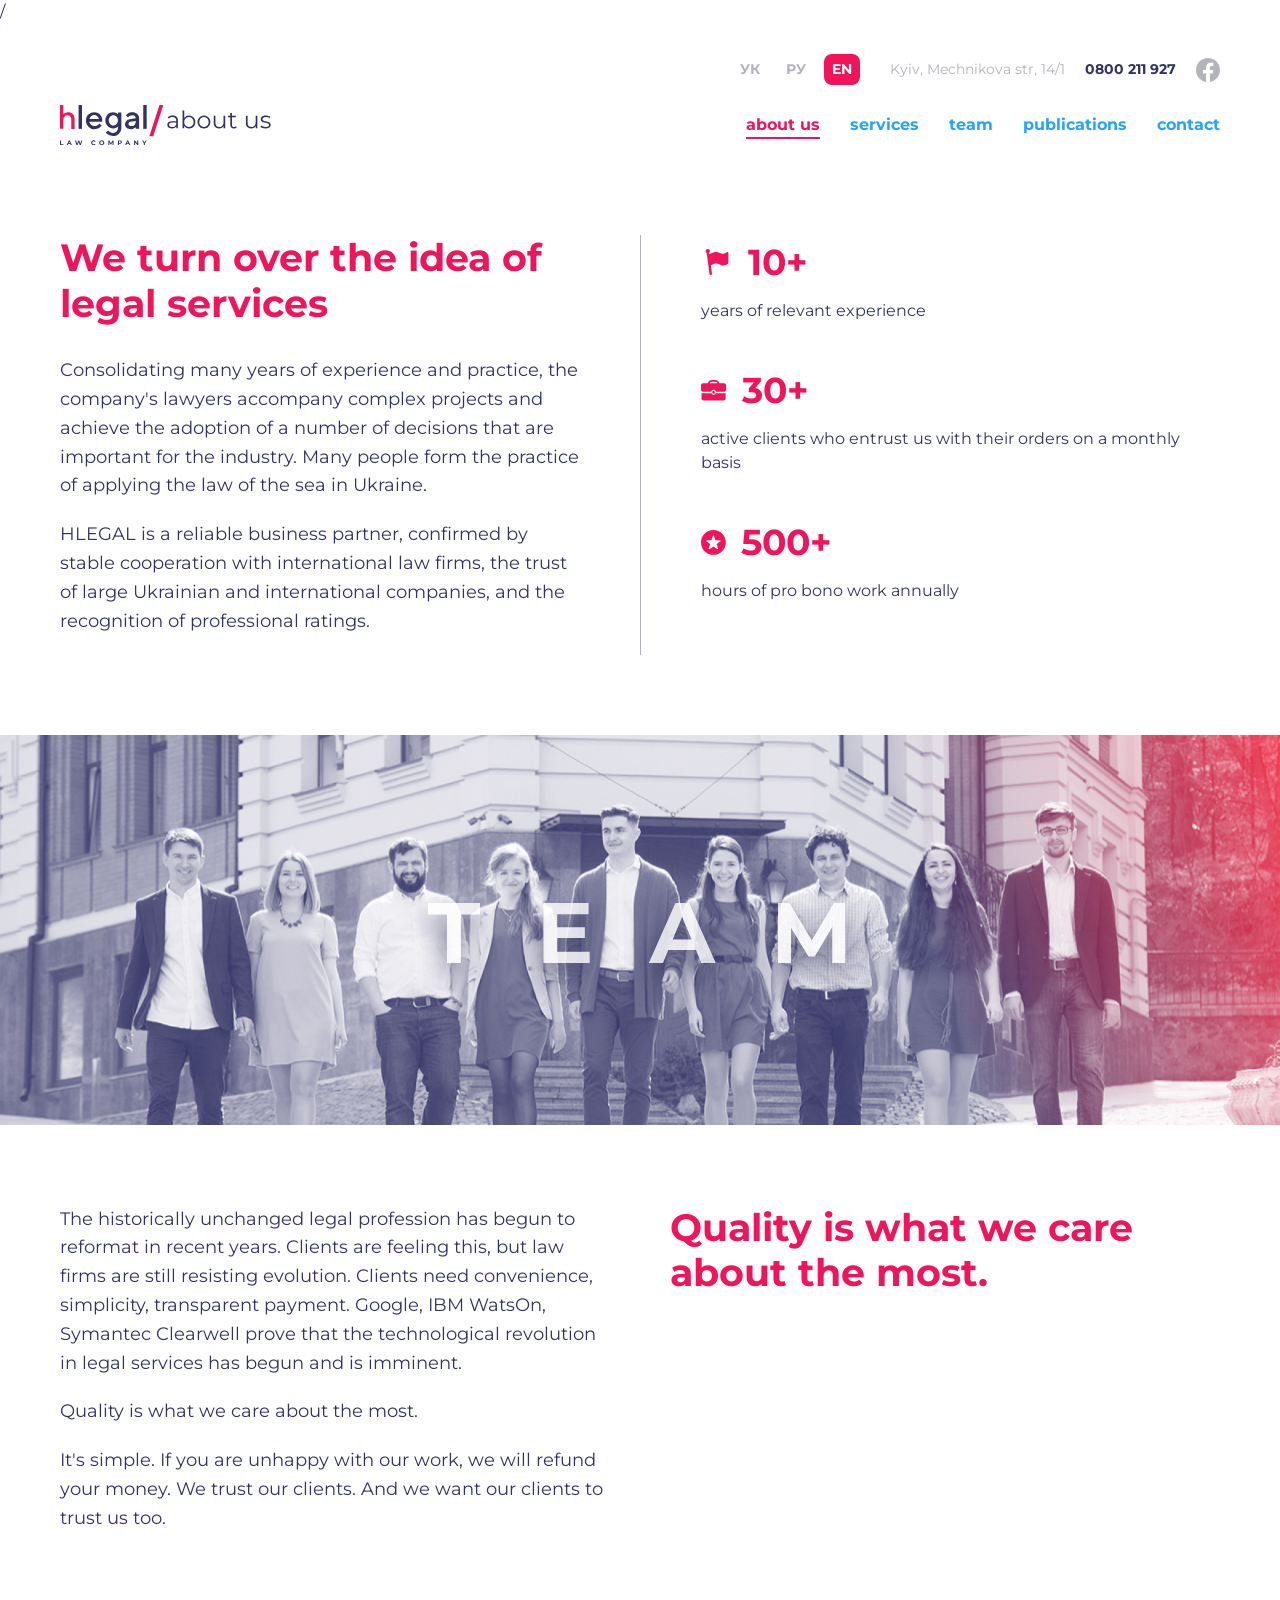
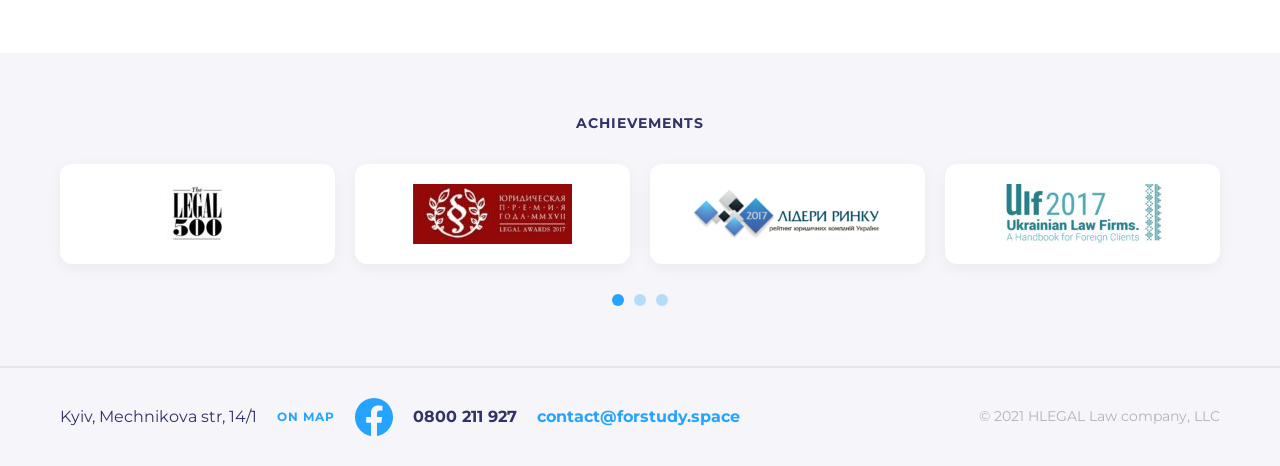
<file: index.html>
<!DOCTYPE html>
<html lang="en">
<head>
    <meta charset="UTF-8">
    <meta name="viewport" content="width=device-width, initial-scale=1.0">
    <title>HLEGAL - About Us</title>
    <link rel="preconnect" href="https://fonts.googleapis.com">
    <link rel="preconnect" href="https://fonts.gstatic.com" crossorigin>
    <link href="https://fonts.googleapis.com/css2?family=Montserrat:wght@400;700&display=swap" rel="stylesheet">
    <link rel="stylesheet" href="scss/style.css">
</head>
<body>/
    <header class="header">
        <div class="container">
            <div class="header__top">
                <div class="header__lang">
                    <a href="#" class="header__lang-item">УК</a>
                    <a href="#" class="header__lang-item">РУ</a>
                    <a href="#" class="header__lang-item header__lang-item--active">EN</a>
                </div>
                <div class="header__contacts">
                    <span class="header__address">Kyiv, Mechnikova str, 14/1</span>
                    <a href="tel:0800211927" class="header__phone">0800 211 927</a>
                    <a href="#" class="header__social"><img src="assets/facebook.svg" alt="Facebook"></a>
                </div>
            </div>
            <div class="header__bottom">
                <a href="index.html" class="header__logo">
                    <img src="assets/logo.svg" alt="Hlegal">
                    <span class="header__page-name"></span>
                </a>
                <nav class="nav">
                    <ul class="nav__list">
                        <li class="nav__item"><a href="index.html" class="nav__link nav__link--active">about us</a></li>
                        <li class="nav__item"><a href="#" class="nav__link">services</a></li>
                        <li class="nav__item"><a href="team.html" class="nav__link">team</a></li>
                        <li class="nav__item"><a href="#" class="nav__link">publications</a></li>
                        <li class="nav__item"><a href="#" class="nav__link">contact</a></li>
                    </ul>
                </nav>
            </div>
        </div>
    </header>

    <main>
        <section class="about-hero container">
            <div class="about-hero__content">
                <h1 class="about-hero__title">We turn over the idea of legal services</h1>
                <p class="about-hero__text">Consolidating many years of experience and practice, the company's lawyers accompany complex projects and achieve the adoption of a number of decisions that are important for the industry. Many people form the practice of applying the law of the sea in Ukraine.</p>
                <p class="about-hero__text">HLEGAL is a reliable business partner, confirmed by stable cooperation with international law firms, the trust of large Ukrainian and international companies, and the recognition of professional ratings.</p>
            </div>
            <div class="about-hero__stats">
                <div class="stat-item">
                    <div class="stat-item__header">
                        <img src="assets/experience.svg" alt="icon">
                        <span class="stat-item__number">10+</span>
                    </div>
                    <p class="stat-item__desc">years of relevant experience</p>
                </div>
                <div class="stat-item">
                    <div class="stat-item__header">
                        <img src="assets/group.svg" alt="icon">
                        <span class="stat-item__number">30+</span>
                    </div>
                    <p class="stat-item__desc">active clients who entrust us with their orders on a monthly basis</p>
                </div>
                <div class="stat-item">
                    <div class="stat-item__header">
                        <img src="assets/star.svg" alt="icon">
                        <span class="stat-item__number">500+</span>
                    </div>
                    <p class="stat-item__desc">hours of pro bono work annually</p>
                </div>
            </div>
        </section>

        <section class="banner">
            <img src="assets/team.svg" alt="Team" class="banner__img">
        </section>

        <section class="quality container">
            <div class="quality__content">
                <p class="quality__text">The historically unchanged legal profession has begun to reformat in recent years. Clients are feeling this, but law firms are still resisting evolution. Clients need convenience, simplicity, transparent payment. Google, IBM WatsOn, Symantec Clearwell prove that the technological revolution in legal services has begun and is imminent.</p>
                <p class="quality__text">Quality is what we care about the most.</p>
                <p class="quality__text">It's simple. If you are unhappy with our work, we will refund your money. We trust our clients. And we want our clients to trust us too.</p>
            </div>
            <div class="quality__title-wrapper">
                <h2 class="quality__title">Quality is what we care about the most.</h2>
            </div>
        </section>

        <section class="achievements">
            <div class="container">
                <h3 class="achievements__title">ACHIEVEMENTS</h3>
                <div class="achievements__grid">
                    <div class="achievements__item"><img src="assets/legal500.svg" alt="Legal 500"></div>
                    <div class="achievements__item"><img src="assets/image2.svg" alt="Achievement 2"></div>
                    <div class="achievements__item"><img src="assets/image3.svg" alt="Achievement 3"></div>
                    <div class="achievements__item"><img src="assets/image4.svg" alt="Achievement 4"></div>
                </div>
                <div class="achievements__dots">
                    <span class="dot dot--active"></span>
                    <span class="dot"></span>
                    <span class="dot"></span>
                </div>
            </div>
        </section>
    </main>

    <footer class="footer">
        <div class="container footer__inner">
            <div class="footer__left">
                <span class="footer__address">Kyiv, Mechnikova str, 14/1</span>
                <a href="#" class="footer__map-link">ON MAP</a>
                <div class="footer__contacts">
                    <a href="#" class="footer__social"><img src="assets/facebook2.svg" alt="Facebook"></a>
                    <a href="tel:0800211927" class="footer__phone">0800 211 927</a>
                    <a href="mailto:contact@forstudy.space" class="footer__email">contact@forstudy.space</a>
                </div>
            </div>
            <div class="footer__right">
                <p class="footer__copy">© 2021 HLEGAL Law company, LLC</p>
            </div>
        </div>
    </footer>
</body>
</html>
</file>
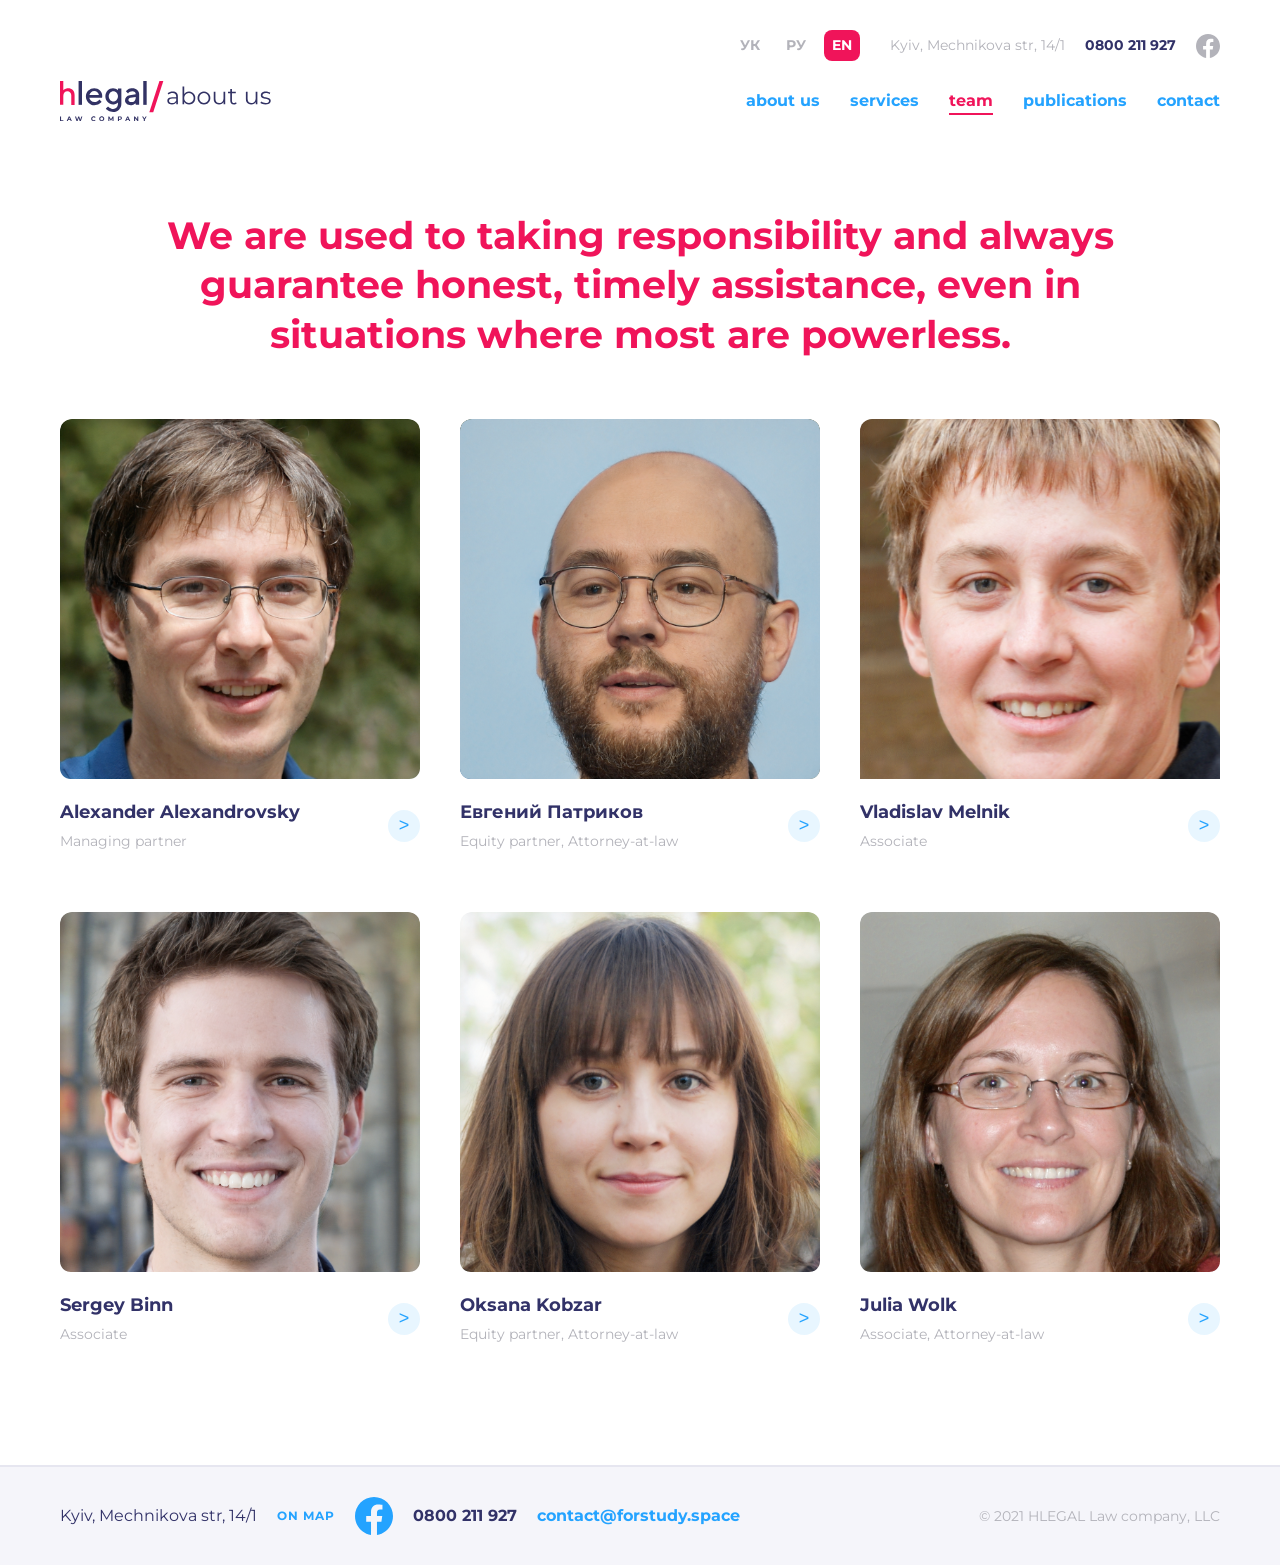
<file: team.html>
<!DOCTYPE html>
<html lang="en">
<head>
    <meta charset="UTF-8">
    <meta name="viewport" content="width=device-width, initial-scale=1.0">
    <title>HLEGAL - Team</title>
    <link rel="preconnect" href="https://fonts.googleapis.com">
    <link rel="preconnect" href="https://fonts.gstatic.com" crossorigin>
    <link href="https://fonts.googleapis.com/css2?family=Montserrat:wght@400;700&display=swap" rel="stylesheet">
    <link rel="stylesheet" href="scss/style.css">
</head>
<body>
    <header class="header">
        <div class="container">
            <div class="header__top">
                <div class="header__lang">
                    <a href="#" class="header__lang-item">УК</a>
                    <a href="#" class="header__lang-item">РУ</a>
                    <a href="#" class="header__lang-item header__lang-item--active">EN</a>
                </div>
                <div class="header__contacts">
                    <span class="header__address">Kyiv, Mechnikova str, 14/1</span>
                    <a href="tel:0800211927" class="header__phone">0800 211 927</a>
                    <a href="#" class="header__social"><img src="assets/facebook.svg" alt="Facebook"></a>
                </div>
            </div>
            <div class="header__bottom">
                <a href="index.html" class="header__logo">
                    <img src="assets/logo.svg" alt="Hlegal">
                    <span class="header__page-name"></span>
                </a>
                <nav class="nav">
                    <ul class="nav__list">
                        <li class="nav__item"><a href="index.html" class="nav__link">about us</a></li>
                        <li class="nav__item"><a href="#" class="nav__link">services</a></li>
                        <li class="nav__item"><a href="team.html" class="nav__link nav__link--active">team</a></li>
                        <li class="nav__item"><a href="#" class="nav__link">publications</a></li>
                        <li class="nav__item"><a href="#" class="nav__link">contact</a></li>
                    </ul>
                </nav>
            </div>
        </div>
    </header>

    <main class="team-page">
        <section class="container">
            <h1 class="team-page__title">We are used to taking responsibility and always guarantee honest, timely assistance, even in situations where most are powerless.</h1>
            
            <div class="team-grid">
                <div class="team-card">
                    <div class="team-card__img-wrapper">
                        <img src="assets/face1.svg" alt="Alexander Alexandrovsky" class="team-card__img">
                    </div>
                    <div class="team-card__info">
                        <div class="team-card__text">
                            <h3 class="team-card__name">Alexander Alexandrovsky</h3>
                            <p class="team-card__role">Managing partner</p>
                        </div>
                        <button class="team-card__btn">></button>
                    </div>
                </div>
                <div class="team-card">
                    <div class="team-card__img-wrapper">
                        <img src="assets/face2.svg" alt="Evgeny Patrikov" class="team-card__img">
                    </div>
                    <div class="team-card__info">
                        <div class="team-card__text">
                            <h3 class="team-card__name">Евгений Патриков</h3>
                            <p class="team-card__role">Equity partner, Attorney-at-law</p>
                        </div>
                        <button class="team-card__btn">></button>
                    </div>
                </div>
                <div class="team-card">
                    <div class="team-card__img-wrapper">
                        <img src="assets/face3.svg" alt="Vladislav Melnik" class="team-card__img">
                    </div>
                    <div class="team-card__info">
                        <div class="team-card__text">
                            <h3 class="team-card__name">Vladislav Melnik</h3>
                            <p class="team-card__role">Associate</p>
                        </div>
                        <button class="team-card__btn">></button>
                    </div>
                </div>
                <div class="team-card">
                    <div class="team-card__img-wrapper">
                        <img src="assets/face4.svg" alt="Sergey Binn" class="team-card__img">
                    </div>
                    <div class="team-card__info">
                        <div class="team-card__text">
                            <h3 class="team-card__name">Sergey Binn</h3>
                            <p class="team-card__role">Associate</p>
                        </div>
                        <button class="team-card__btn">></button>
                    </div>
                </div>
                <div class="team-card">
                    <div class="team-card__img-wrapper">
                        <img src="assets/face5.svg" alt="Oksana Kobzar" class="team-card__img">
                    </div>
                    <div class="team-card__info">
                        <div class="team-card__text">
                            <h3 class="team-card__name">Oksana Kobzar</h3>
                            <p class="team-card__role">Equity partner, Attorney-at-law</p>
                        </div>
                        <button class="team-card__btn">></button>
                    </div>
                </div>
                <div class="team-card">
                    <div class="team-card__img-wrapper">
                        <img src="assets/face6.svg" alt="Julia Wolk" class="team-card__img">
                    </div>
                    <div class="team-card__info">
                        <div class="team-card__text">
                            <h3 class="team-card__name">Julia Wolk</h3>
                            <p class="team-card__role">Associate, Attorney-at-law</p>
                        </div>
                        <button class="team-card__btn">></button>
                    </div>
                </div>
            </div>
        </section>
    </main>

    <footer class="footer">
        <div class="container footer__inner">
            <div class="footer__left">
                <span class="footer__address">Kyiv, Mechnikova str, 14/1</span>
                <a href="#" class="footer__map-link">ON MAP</a>
                <div class="footer__contacts">
                    <a href="#" class="footer__social"><img src="assets/facebook2.svg" alt="Facebook"></a>
                    <a href="tel:0800211927" class="footer__phone">0800 211 927</a>
                    <a href="mailto:contact@forstudy.space" class="footer__email">contact@forstudy.space</a>
                </div>
            </div>
            <div class="footer__right">
                <p class="footer__copy">© 2021 HLEGAL Law company, LLC</p>
            </div>
        </div>
    </footer>
</body>
</html>
</file>
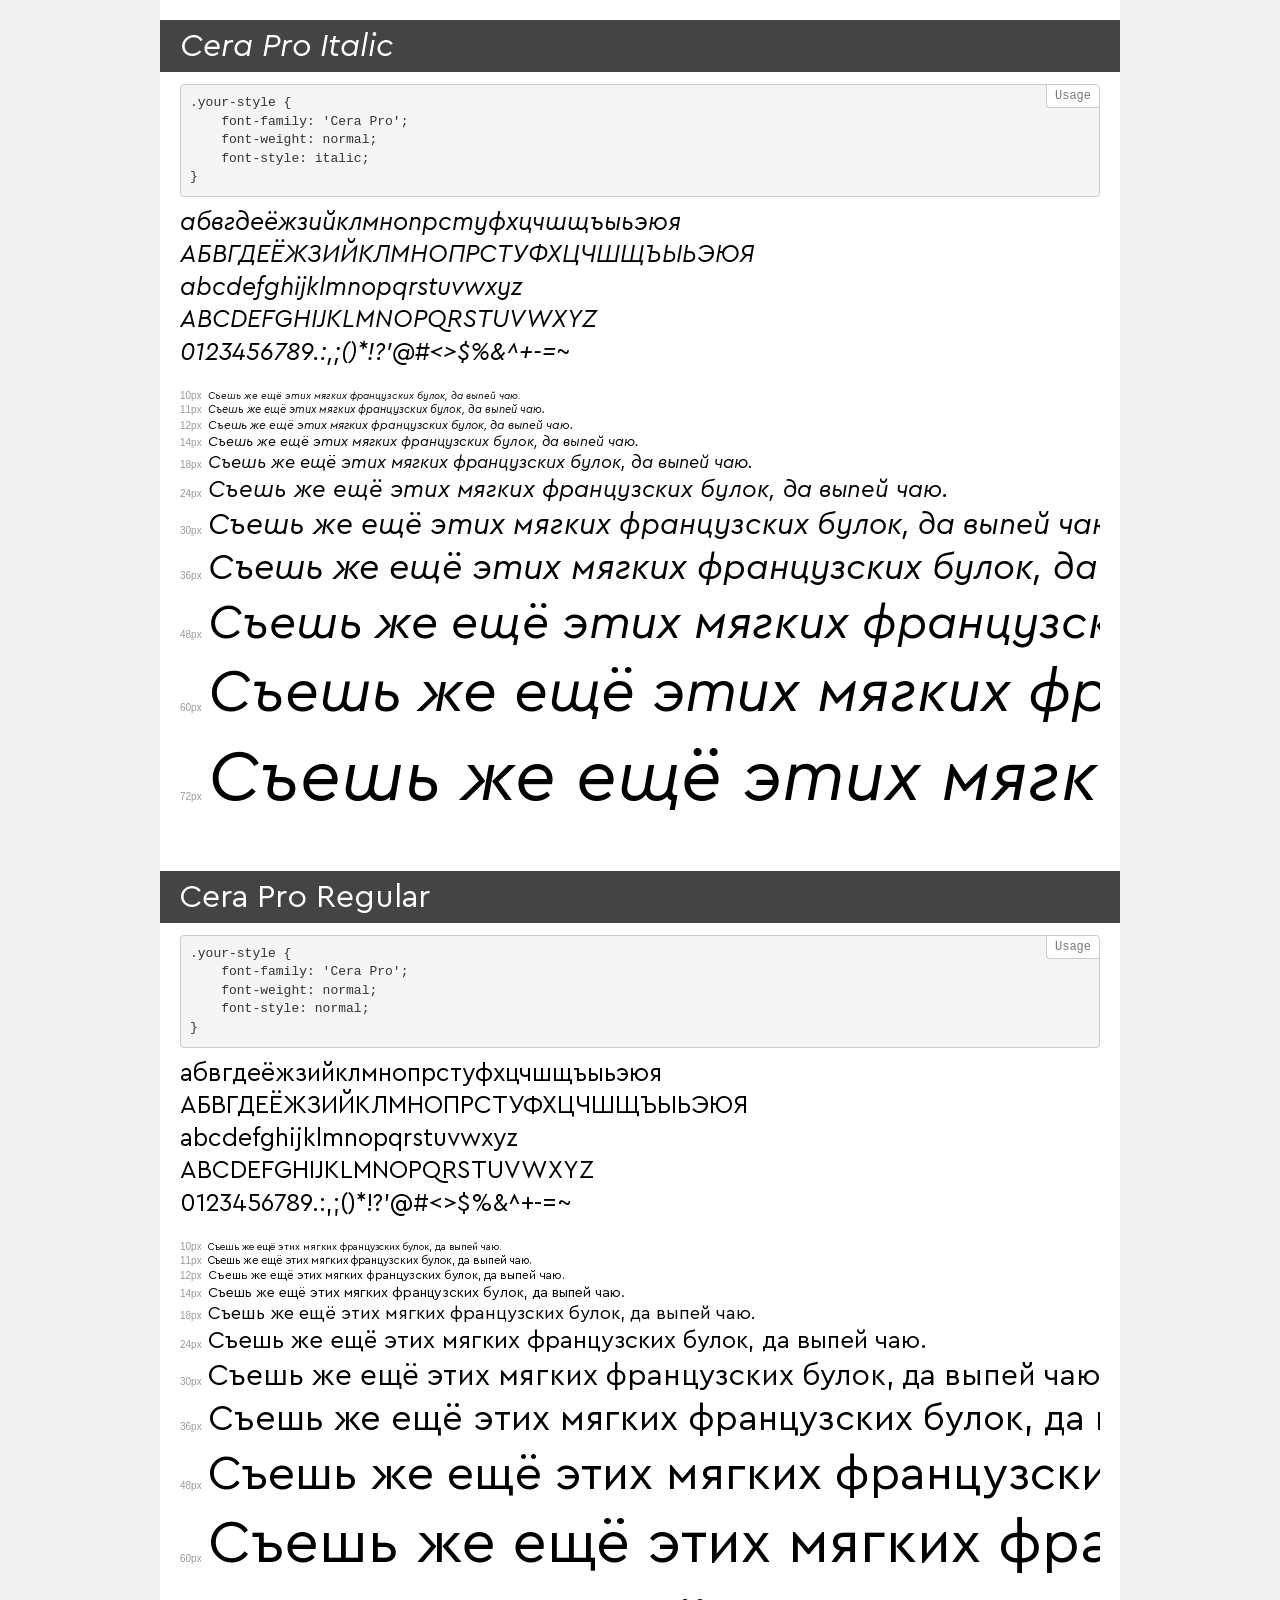
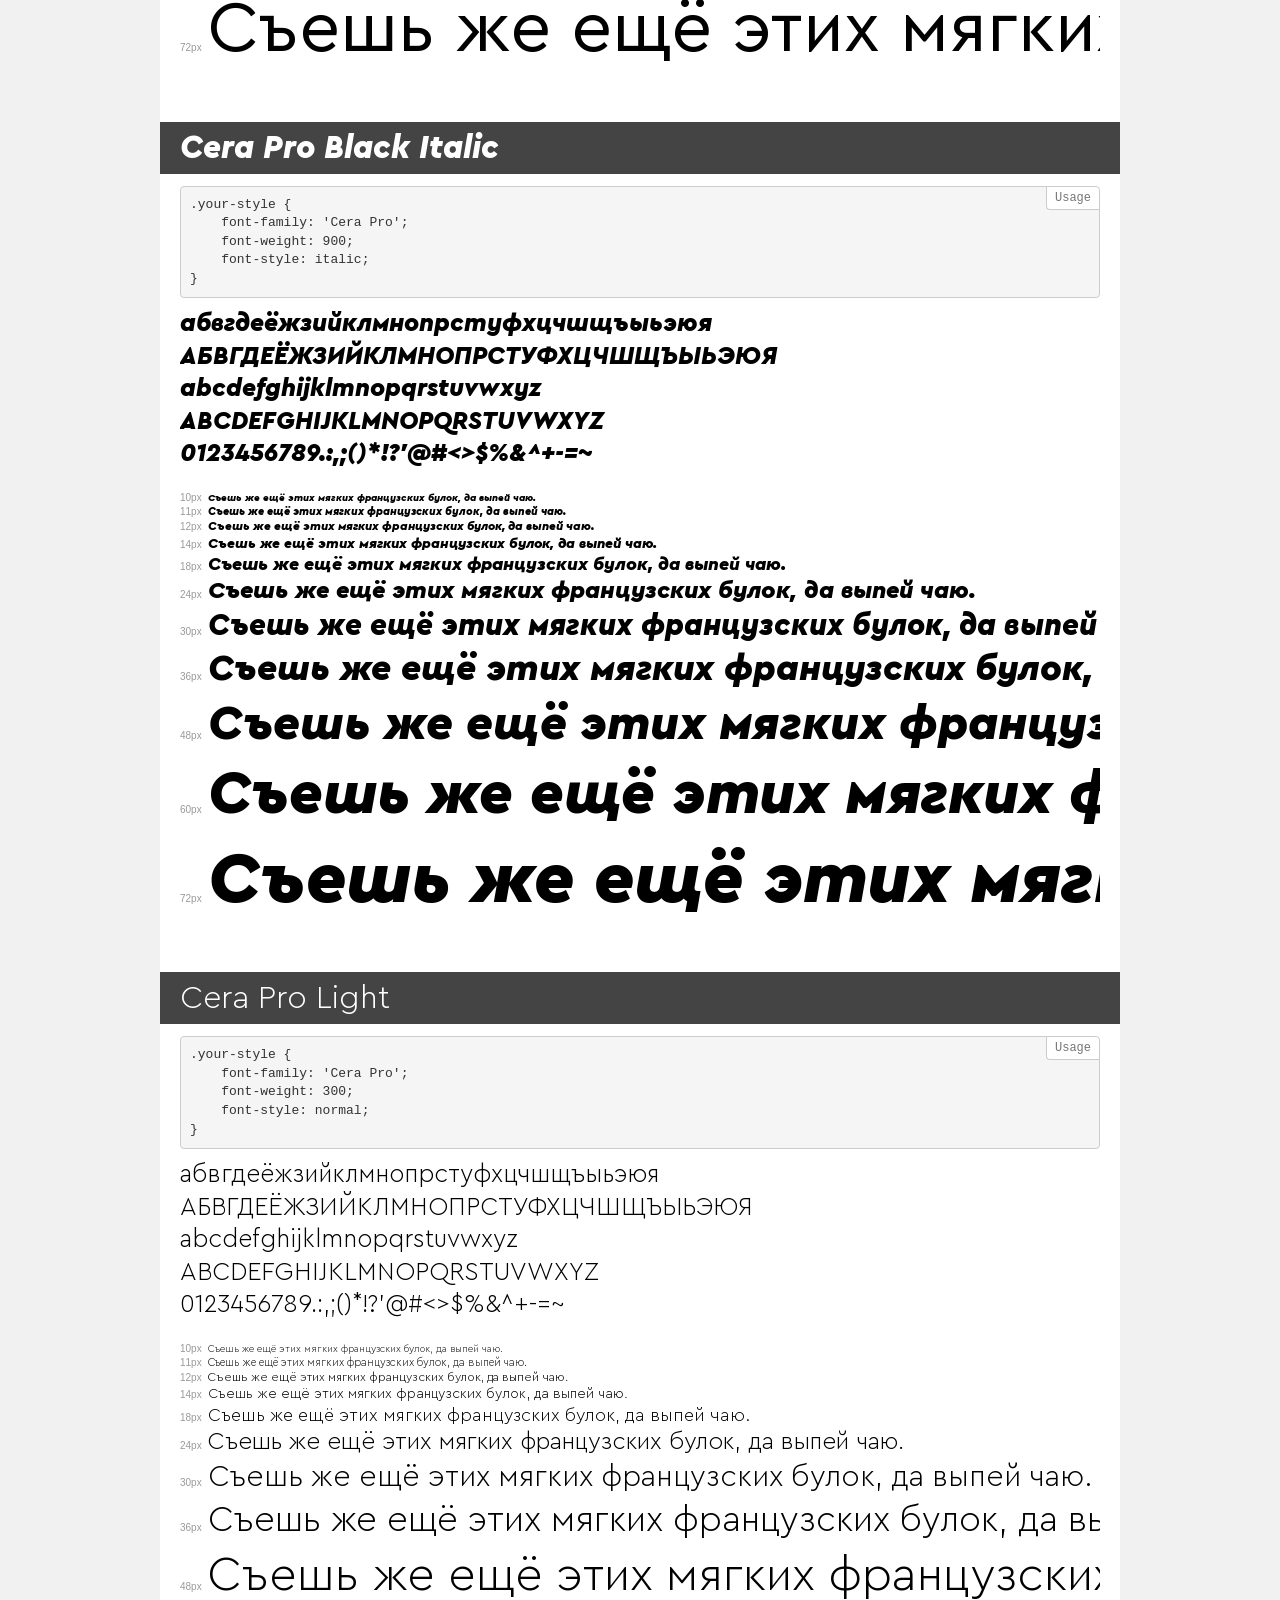
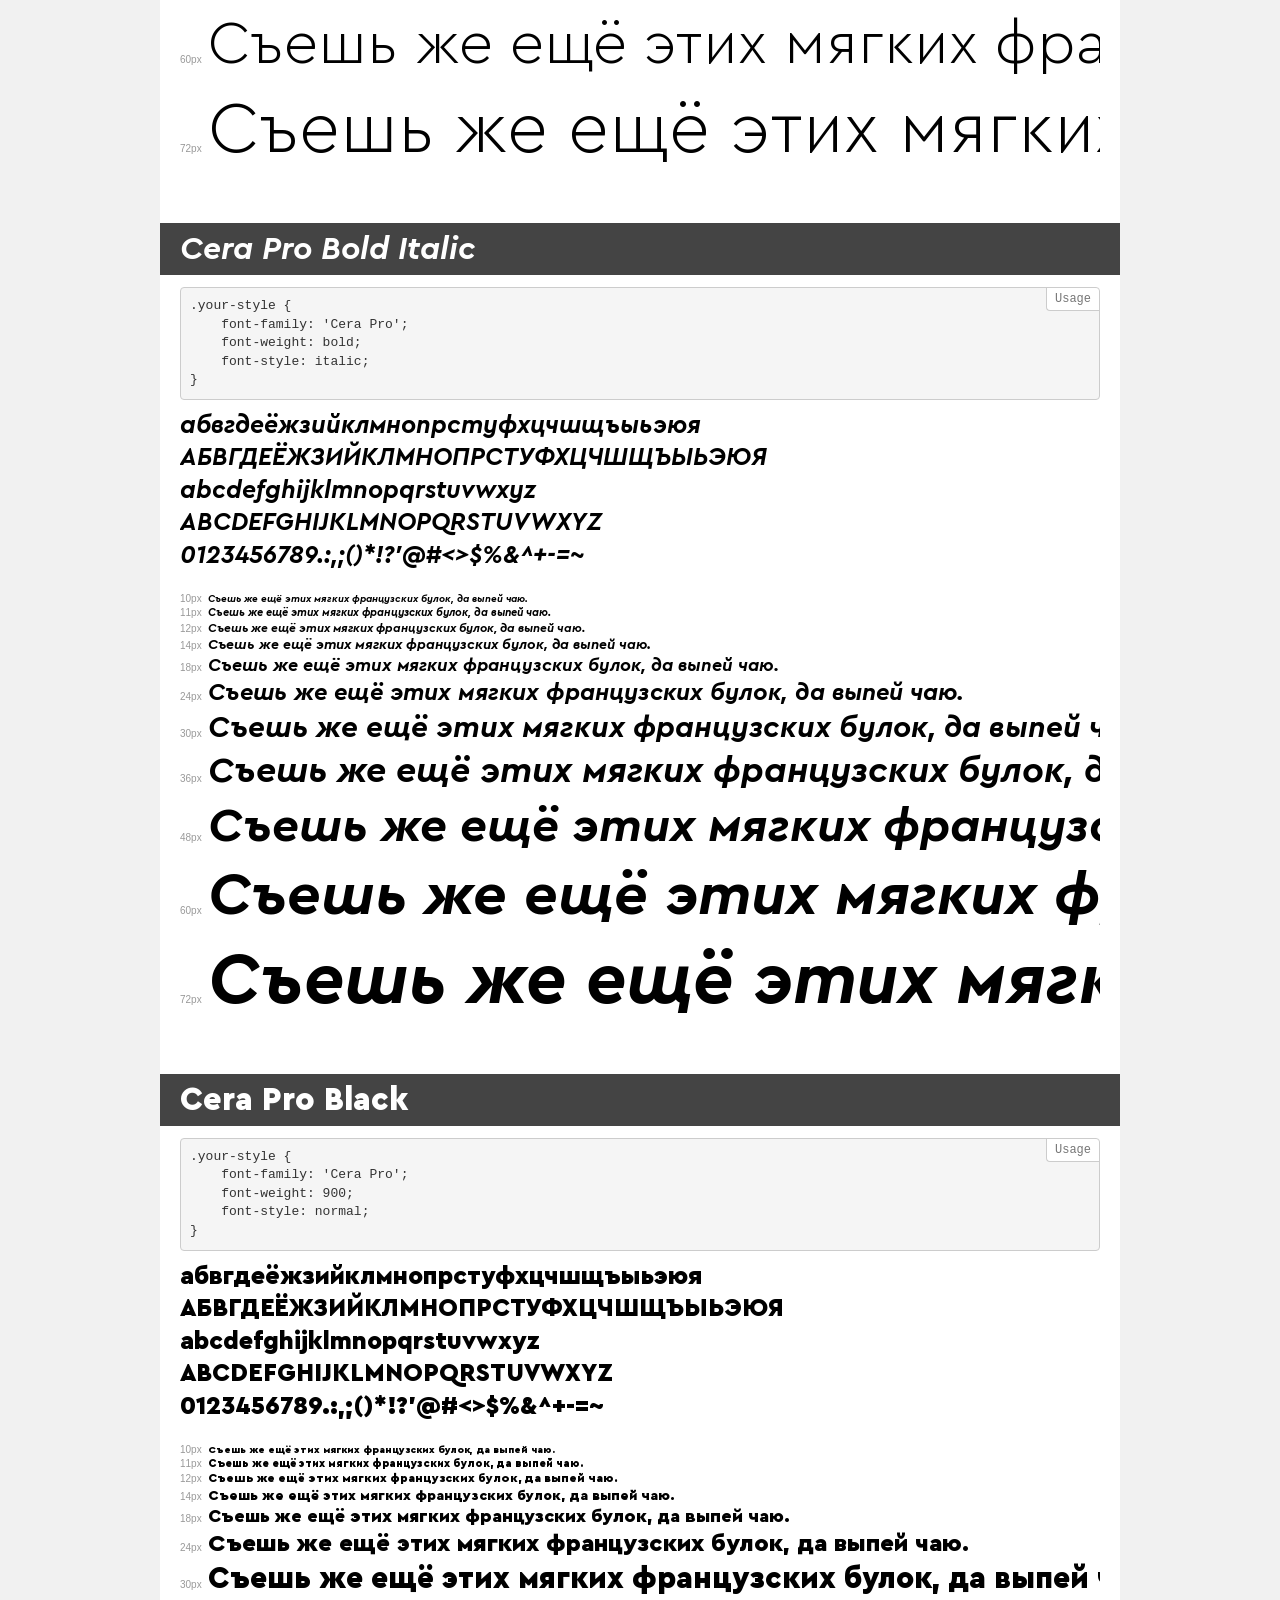
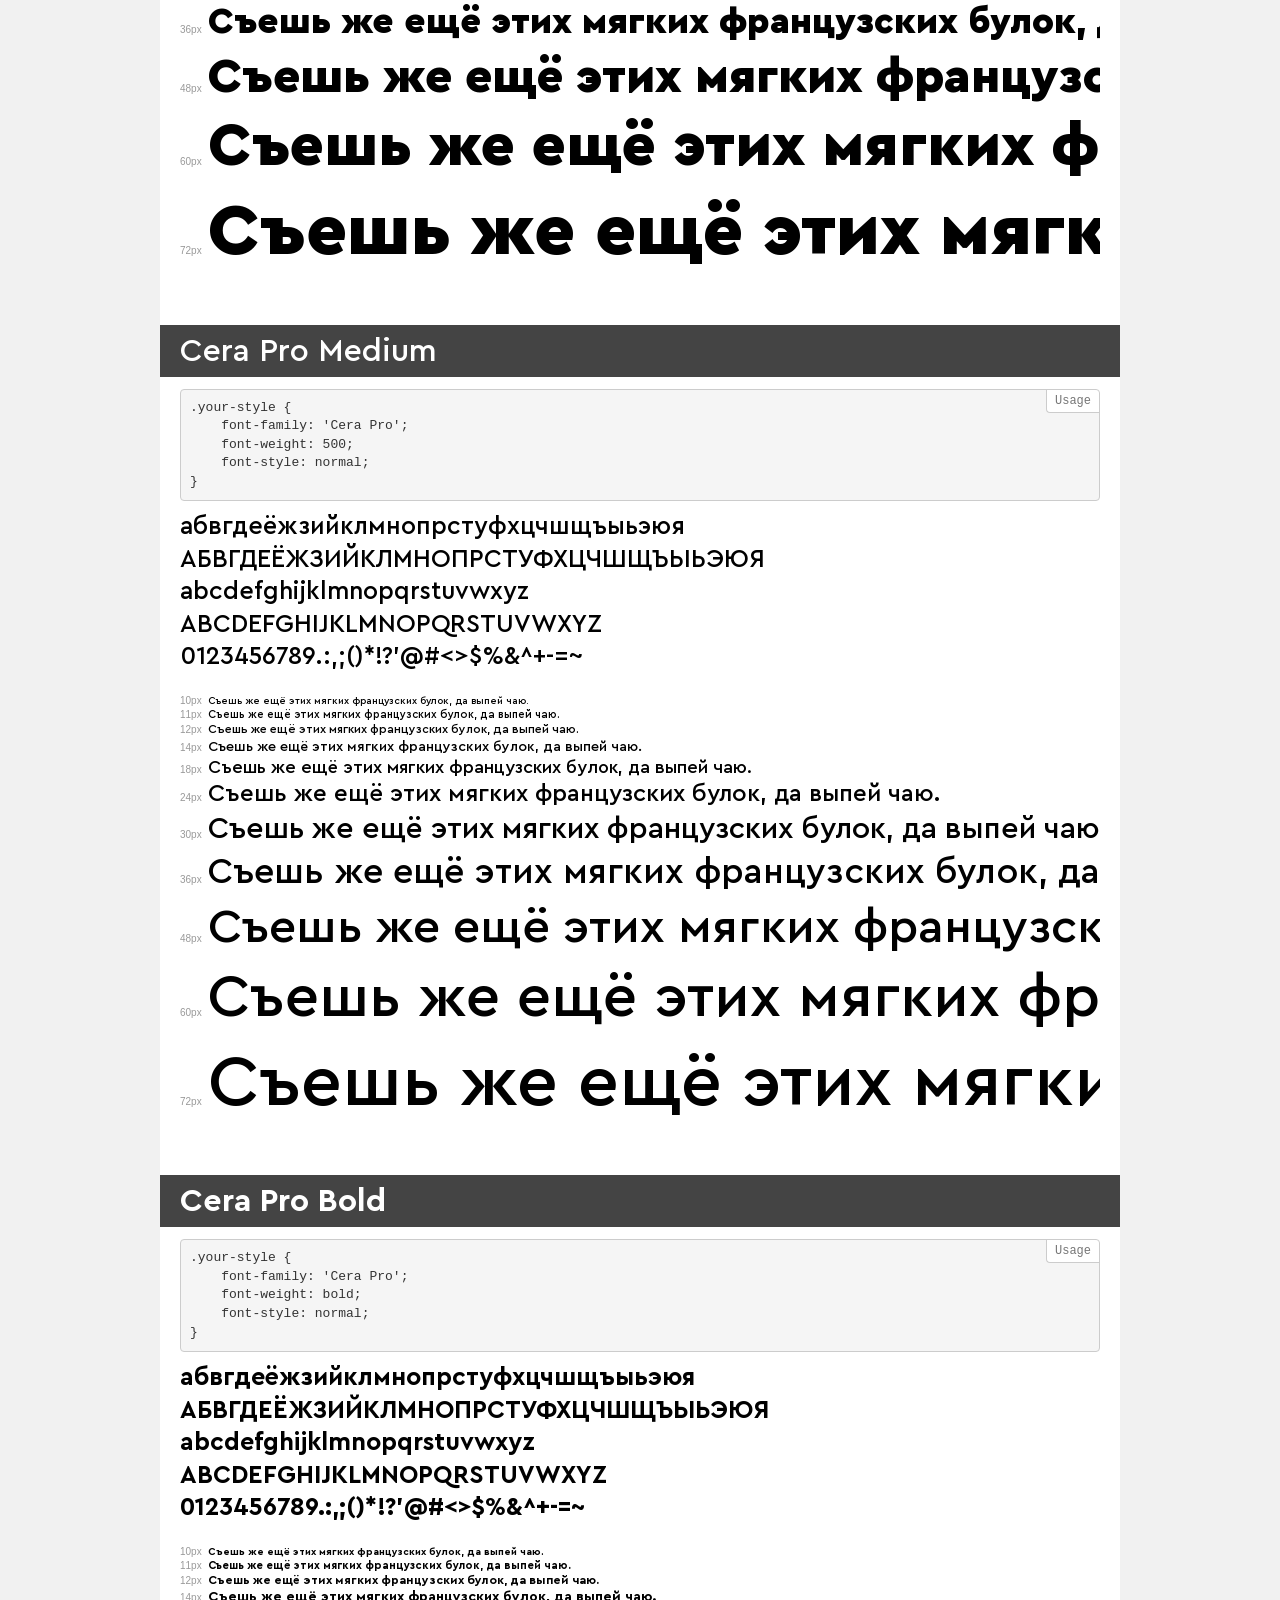
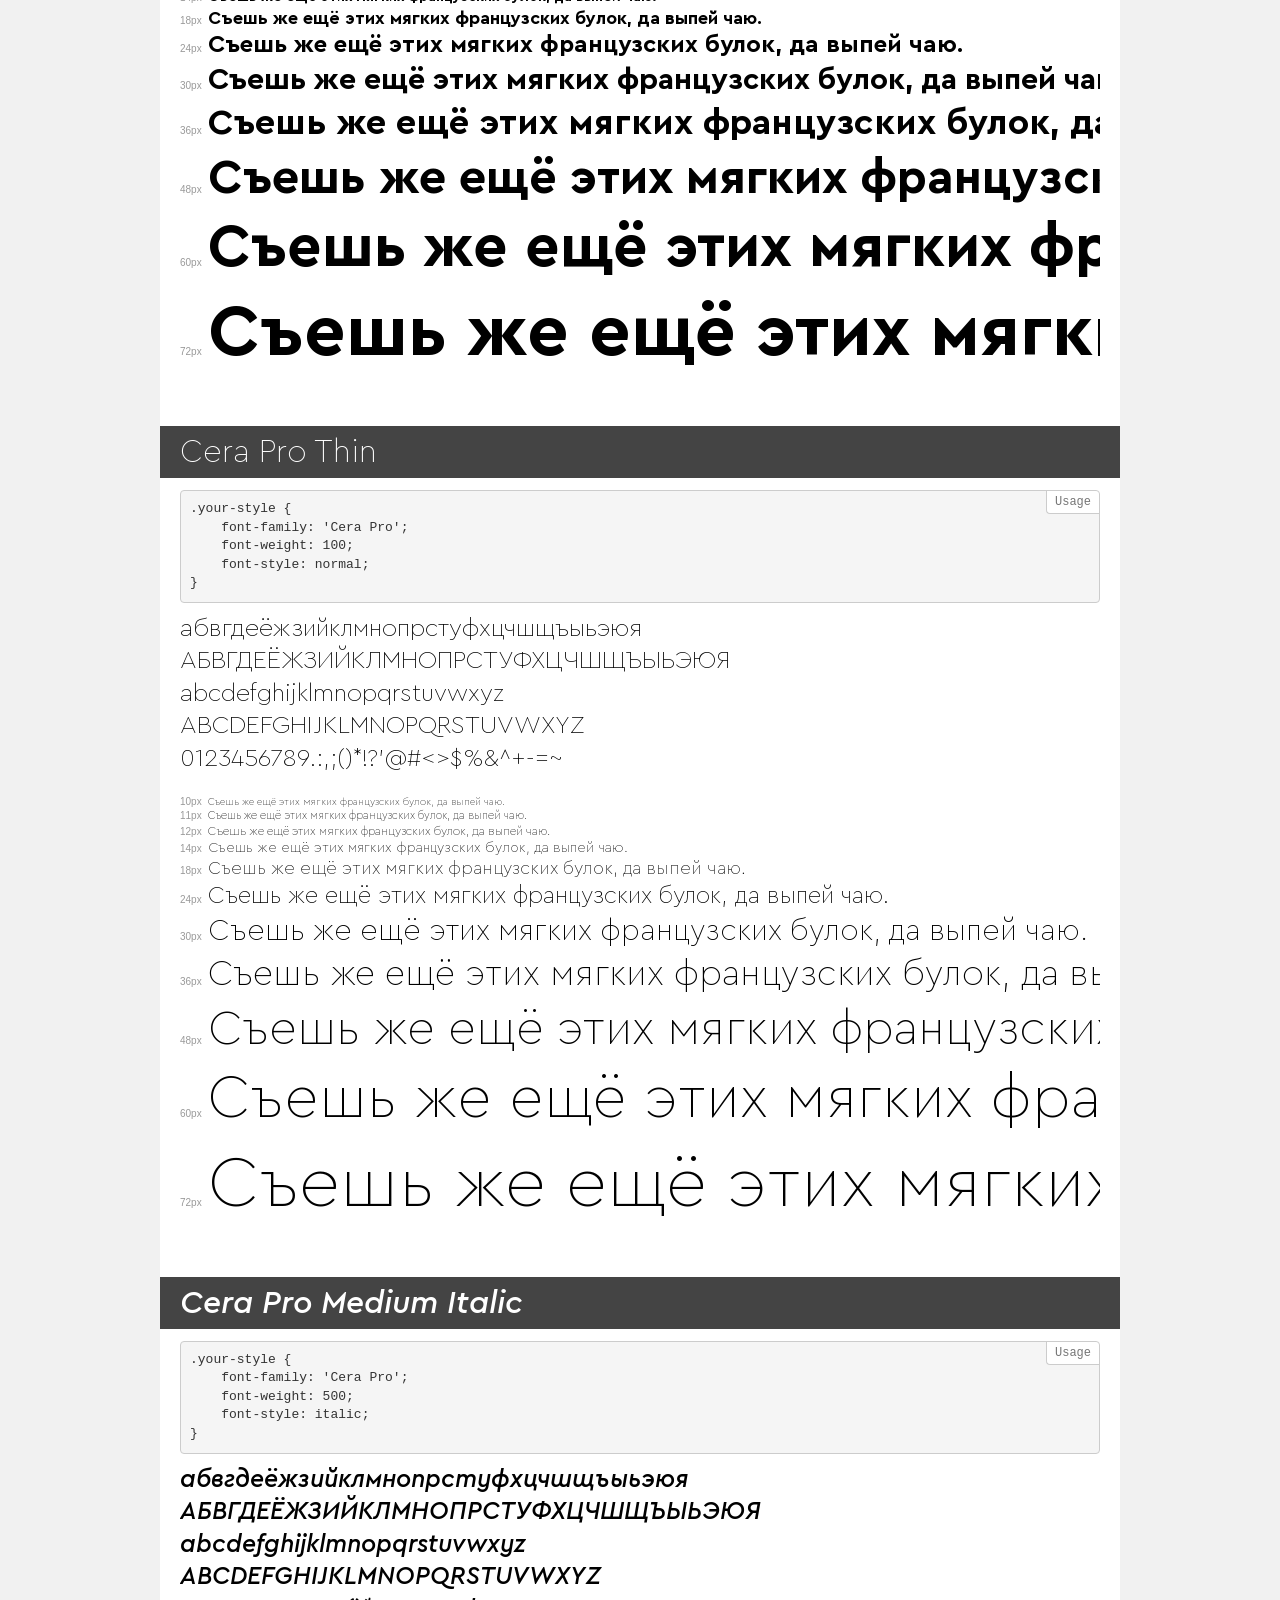
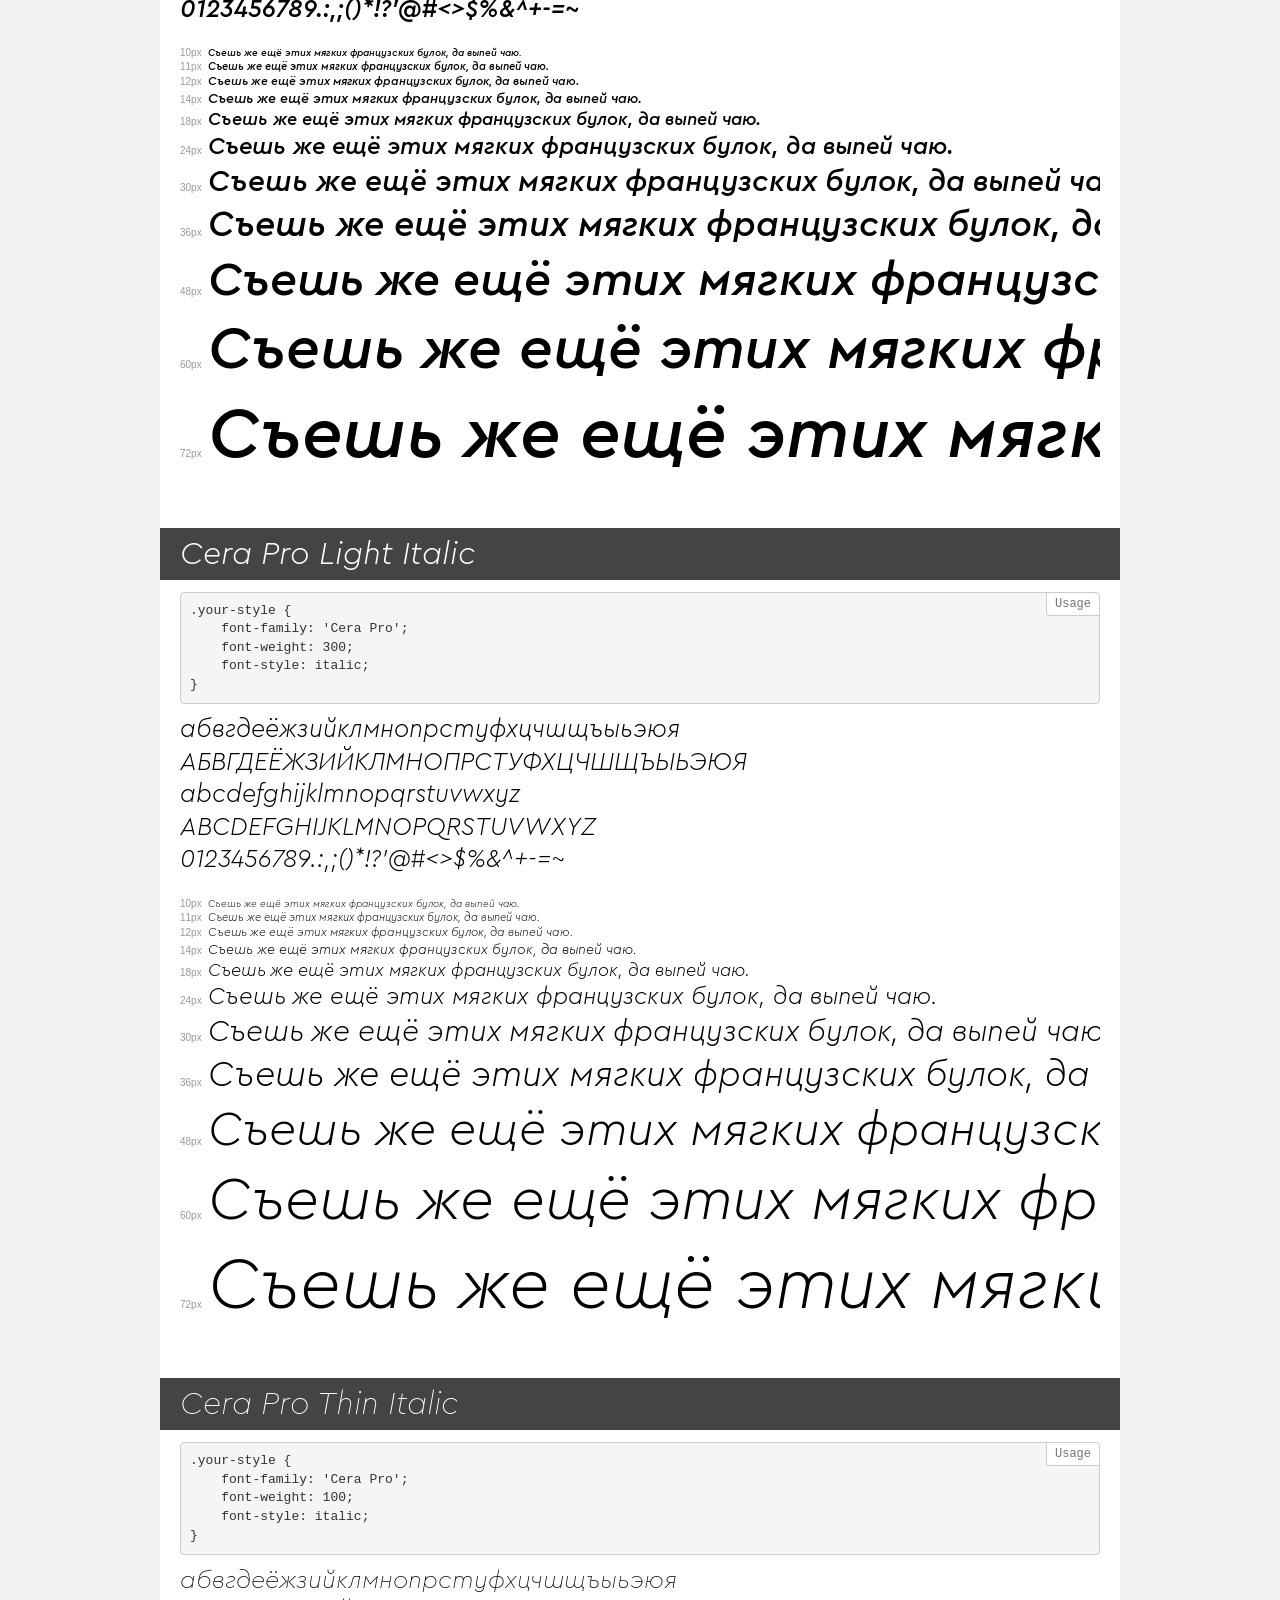
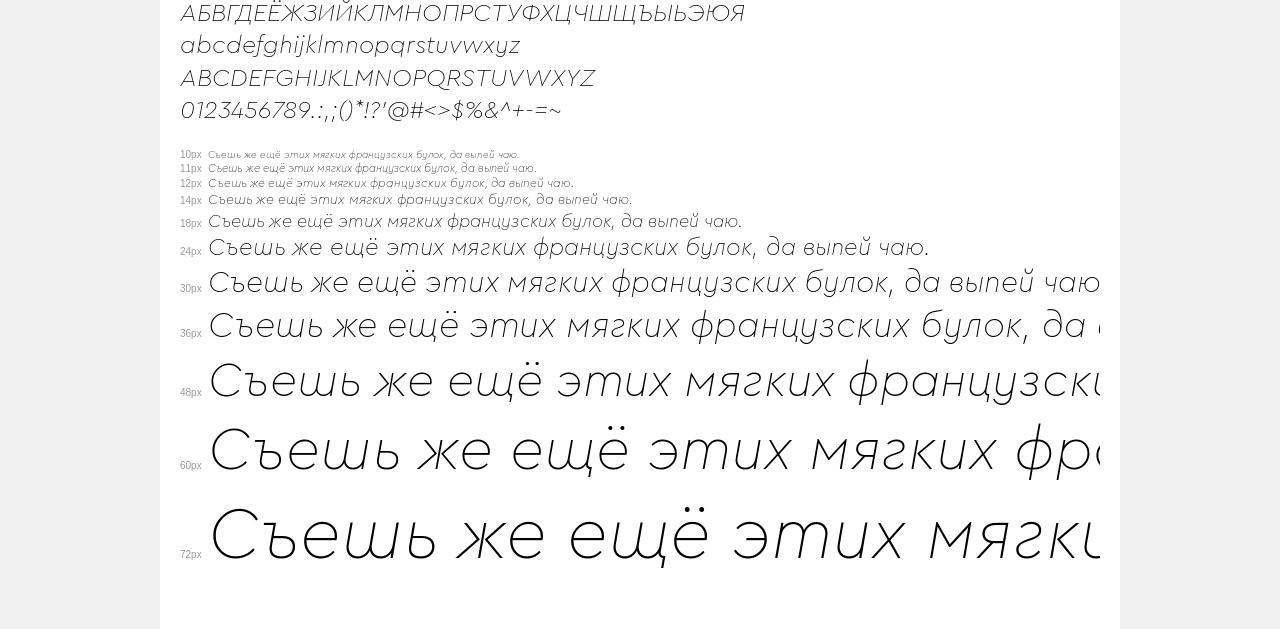
<file: fonts/demo.html>
<!DOCTYPE html>
<html>
<head>
    <meta charset="utf-8">
    <meta http-equiv="X-UA-Compatible" content="IE=edge">
    <meta name="viewport" content="width=device-width, initial-scale=1">
    <meta name="robots" content="noindex, noarchive">
    <meta name="format-detection" content="telephone=no">
    <title>Transfonter demo</title>
    <link href="stylesheet.css" rel="stylesheet">
    <style>
        /*
        http://meyerweb.com/eric/tools/css/reset/
        v2.0 | 20110126
        License: none (public domain)
        */
        html, body, div, span, applet, object, iframe,
        h1, h2, h3, h4, h5, h6, p, blockquote, pre,
        a, abbr, acronym, address, big, cite, code,
        del, dfn, em, img, ins, kbd, q, s, samp,
        small, strike, strong, sub, sup, tt, var,
        b, u, i, center,
        dl, dt, dd, ol, ul, li,
        fieldset, form, label, legend,
        table, caption, tbody, tfoot, thead, tr, th, td,
        article, aside, canvas, details, embed,
        figure, figcaption, footer, header, hgroup,
        menu, nav, output, ruby, section, summary,
        time, mark, audio, video {
            margin: 0;
            padding: 0;
            border: 0;
            font-size: 100%;
            font: inherit;
            vertical-align: baseline;
        }
        /* HTML5 display-role reset for older browsers */
        article, aside, details, figcaption, figure,
        footer, header, hgroup, menu, nav, section {
            display: block;
        }
        body {
            line-height: 1;
        }
        ol, ul {
            list-style: none;
        }
        blockquote, q {
            quotes: none;
        }
        blockquote:before, blockquote:after,
        q:before, q:after {
            content: '';
            content: none;
        }
        table {
            border-collapse: collapse;
            border-spacing: 0;
        }
        /* common styles */
        body {
            background: #f1f1f1;
            color: #000;
        }
        .page {
            background: #fff;
            width: 920px;
            margin: 0 auto;
            padding: 20px 20px 0 20px;
            overflow: hidden;
        }
        .font-container {
            overflow-x: auto;
            overflow-y: hidden;
            margin-bottom: 40px;
            line-height: 1.3;
            white-space: nowrap;
            padding-bottom: 5px;
        }
        h1 {
            position: relative;
            background: #444;
            font-size: 32px;
            color: #fff;
            padding: 10px 20px;
            margin: 0 -20px 12px -20px;
        }
        .letters {
            font-size: 25px;
            margin-bottom: 20px;
        }
        .s10:before {
            content: '10px';
        }
        .s11:before {
            content: '11px';
        }
        .s12:before {
            content: '12px';
        }
        .s14:before {
            content: '14px';
        }
        .s18:before {
            content: '18px';
        }
        .s24:before {
            content: '24px';
        }
        .s30:before {
            content: '30px';
        }
        .s36:before {
            content: '36px';
        }
        .s48:before {
            content: '48px';
        }
        .s60:before {
            content: '60px';
        }
        .s72:before {
            content: '72px';
        }
        .s10:before, .s11:before, .s12:before, .s14:before,
        .s18:before, .s24:before, .s30:before, .s36:before,
        .s48:before, .s60:before, .s72:before {
            font-family: Arial, sans-serif;
            font-size: 10px;
            font-weight: normal;
            font-style: normal;
            color: #999;
            padding-right: 6px;
        }
        pre {
            display: block;
            position: relative;
            padding: 9px;
            margin: 0 0 10px;
            font-family: Monaco, Menlo, Consolas, "Courier New", monospace !important;
            font-size: 13px;
            line-height: 1.428571429;
            color: #333;
            font-weight: normal !important;
            font-style: normal !important;
            background-color: #f5f5f5;
            border: 1px solid #ccc;
            overflow-x: auto;
            border-radius: 4px;
        }
        pre:after {
            display: block;
            position: absolute;
            right: 0;
            top: 0;
            content: 'Usage';
            line-height: 1;
            padding: 5px 8px;
            font-size: 12px;
            color: #767676;
            background-color: #fff;
            border: 1px solid #ccc;
            border-right: none;
            border-top: none;
            border-radius: 0 4px 0 4px;
            z-index: 10;
        }
        /* responsive */
        @media (max-width: 959px) {
            .page {
                width: auto;
                margin: 0;
            }
        }
    </style>
</head>
<body>
<div class="page">
    <div class="demo" style="font-family: 'Cera Pro'; font-weight: normal; font-style: italic;">
        <h1>Cera Pro Italic</h1>
        <pre>.your-style {
    font-family: 'Cera Pro';
    font-weight: normal;
    font-style: italic;
}</pre>
        <div class="font-container">
            <p class="letters">
                абвгдеёжзийклмнопрстуфхцчшщъыьэюя<br>
АБВГДЕЁЖЗИЙКЛМНОПРСТУФХЦЧШЩЪЫЬЭЮЯ<br>
abcdefghijklmnopqrstuvwxyz<br>
ABCDEFGHIJKLMNOPQRSTUVWXYZ<br>
                0123456789.:,;()*!?'@#<>$%&^+-=~
            </p>
            <p class="s10" style="font-size: 10px;">Съешь же ещё этих мягких французских булок, да выпей чаю.</p>
            <p class="s11" style="font-size: 11px;">Съешь же ещё этих мягких французских булок, да выпей чаю.</p>
            <p class="s12" style="font-size: 12px;">Съешь же ещё этих мягких французских булок, да выпей чаю.</p>
            <p class="s14" style="font-size: 14px;">Съешь же ещё этих мягких французских булок, да выпей чаю.</p>
            <p class="s18" style="font-size: 18px;">Съешь же ещё этих мягких французских булок, да выпей чаю.</p>
            <p class="s24" style="font-size: 24px;">Съешь же ещё этих мягких французских булок, да выпей чаю.</p>
            <p class="s30" style="font-size: 30px;">Съешь же ещё этих мягких французских булок, да выпей чаю.</p>
            <p class="s36" style="font-size: 36px;">Съешь же ещё этих мягких французских булок, да выпей чаю.</p>
            <p class="s48" style="font-size: 48px;">Съешь же ещё этих мягких французских булок, да выпей чаю.</p>
            <p class="s60" style="font-size: 60px;">Съешь же ещё этих мягких французских булок, да выпей чаю.</p>
            <p class="s72" style="font-size: 72px;">Съешь же ещё этих мягких французских булок, да выпей чаю.</p>
        </div>
    </div>
    <div class="demo" style="font-family: 'Cera Pro'; font-weight: normal; font-style: normal;">
        <h1>Cera Pro Regular</h1>
        <pre>.your-style {
    font-family: 'Cera Pro';
    font-weight: normal;
    font-style: normal;
}</pre>
        <div class="font-container">
            <p class="letters">
                абвгдеёжзийклмнопрстуфхцчшщъыьэюя<br>
АБВГДЕЁЖЗИЙКЛМНОПРСТУФХЦЧШЩЪЫЬЭЮЯ<br>
abcdefghijklmnopqrstuvwxyz<br>
ABCDEFGHIJKLMNOPQRSTUVWXYZ<br>
                0123456789.:,;()*!?'@#<>$%&^+-=~
            </p>
            <p class="s10" style="font-size: 10px;">Съешь же ещё этих мягких французских булок, да выпей чаю.</p>
            <p class="s11" style="font-size: 11px;">Съешь же ещё этих мягких французских булок, да выпей чаю.</p>
            <p class="s12" style="font-size: 12px;">Съешь же ещё этих мягких французских булок, да выпей чаю.</p>
            <p class="s14" style="font-size: 14px;">Съешь же ещё этих мягких французских булок, да выпей чаю.</p>
            <p class="s18" style="font-size: 18px;">Съешь же ещё этих мягких французских булок, да выпей чаю.</p>
            <p class="s24" style="font-size: 24px;">Съешь же ещё этих мягких французских булок, да выпей чаю.</p>
            <p class="s30" style="font-size: 30px;">Съешь же ещё этих мягких французских булок, да выпей чаю.</p>
            <p class="s36" style="font-size: 36px;">Съешь же ещё этих мягких французских булок, да выпей чаю.</p>
            <p class="s48" style="font-size: 48px;">Съешь же ещё этих мягких французских булок, да выпей чаю.</p>
            <p class="s60" style="font-size: 60px;">Съешь же ещё этих мягких французских булок, да выпей чаю.</p>
            <p class="s72" style="font-size: 72px;">Съешь же ещё этих мягких французских булок, да выпей чаю.</p>
        </div>
    </div>
    <div class="demo" style="font-family: 'Cera Pro'; font-weight: 900; font-style: italic;">
        <h1>Cera Pro Black Italic</h1>
        <pre>.your-style {
    font-family: 'Cera Pro';
    font-weight: 900;
    font-style: italic;
}</pre>
        <div class="font-container">
            <p class="letters">
                абвгдеёжзийклмнопрстуфхцчшщъыьэюя<br>
АБВГДЕЁЖЗИЙКЛМНОПРСТУФХЦЧШЩЪЫЬЭЮЯ<br>
abcdefghijklmnopqrstuvwxyz<br>
ABCDEFGHIJKLMNOPQRSTUVWXYZ<br>
                0123456789.:,;()*!?'@#<>$%&^+-=~
            </p>
            <p class="s10" style="font-size: 10px;">Съешь же ещё этих мягких французских булок, да выпей чаю.</p>
            <p class="s11" style="font-size: 11px;">Съешь же ещё этих мягких французских булок, да выпей чаю.</p>
            <p class="s12" style="font-size: 12px;">Съешь же ещё этих мягких французских булок, да выпей чаю.</p>
            <p class="s14" style="font-size: 14px;">Съешь же ещё этих мягких французских булок, да выпей чаю.</p>
            <p class="s18" style="font-size: 18px;">Съешь же ещё этих мягких французских булок, да выпей чаю.</p>
            <p class="s24" style="font-size: 24px;">Съешь же ещё этих мягких французских булок, да выпей чаю.</p>
            <p class="s30" style="font-size: 30px;">Съешь же ещё этих мягких французских булок, да выпей чаю.</p>
            <p class="s36" style="font-size: 36px;">Съешь же ещё этих мягких французских булок, да выпей чаю.</p>
            <p class="s48" style="font-size: 48px;">Съешь же ещё этих мягких французских булок, да выпей чаю.</p>
            <p class="s60" style="font-size: 60px;">Съешь же ещё этих мягких французских булок, да выпей чаю.</p>
            <p class="s72" style="font-size: 72px;">Съешь же ещё этих мягких французских булок, да выпей чаю.</p>
        </div>
    </div>
    <div class="demo" style="font-family: 'Cera Pro'; font-weight: 300; font-style: normal;">
        <h1>Cera Pro Light</h1>
        <pre>.your-style {
    font-family: 'Cera Pro';
    font-weight: 300;
    font-style: normal;
}</pre>
        <div class="font-container">
            <p class="letters">
                абвгдеёжзийклмнопрстуфхцчшщъыьэюя<br>
АБВГДЕЁЖЗИЙКЛМНОПРСТУФХЦЧШЩЪЫЬЭЮЯ<br>
abcdefghijklmnopqrstuvwxyz<br>
ABCDEFGHIJKLMNOPQRSTUVWXYZ<br>
                0123456789.:,;()*!?'@#<>$%&^+-=~
            </p>
            <p class="s10" style="font-size: 10px;">Съешь же ещё этих мягких французских булок, да выпей чаю.</p>
            <p class="s11" style="font-size: 11px;">Съешь же ещё этих мягких французских булок, да выпей чаю.</p>
            <p class="s12" style="font-size: 12px;">Съешь же ещё этих мягких французских булок, да выпей чаю.</p>
            <p class="s14" style="font-size: 14px;">Съешь же ещё этих мягких французских булок, да выпей чаю.</p>
            <p class="s18" style="font-size: 18px;">Съешь же ещё этих мягких французских булок, да выпей чаю.</p>
            <p class="s24" style="font-size: 24px;">Съешь же ещё этих мягких французских булок, да выпей чаю.</p>
            <p class="s30" style="font-size: 30px;">Съешь же ещё этих мягких французских булок, да выпей чаю.</p>
            <p class="s36" style="font-size: 36px;">Съешь же ещё этих мягких французских булок, да выпей чаю.</p>
            <p class="s48" style="font-size: 48px;">Съешь же ещё этих мягких французских булок, да выпей чаю.</p>
            <p class="s60" style="font-size: 60px;">Съешь же ещё этих мягких французских булок, да выпей чаю.</p>
            <p class="s72" style="font-size: 72px;">Съешь же ещё этих мягких французских булок, да выпей чаю.</p>
        </div>
    </div>
    <div class="demo" style="font-family: 'Cera Pro'; font-weight: bold; font-style: italic;">
        <h1>Cera Pro Bold Italic</h1>
        <pre>.your-style {
    font-family: 'Cera Pro';
    font-weight: bold;
    font-style: italic;
}</pre>
        <div class="font-container">
            <p class="letters">
                абвгдеёжзийклмнопрстуфхцчшщъыьэюя<br>
АБВГДЕЁЖЗИЙКЛМНОПРСТУФХЦЧШЩЪЫЬЭЮЯ<br>
abcdefghijklmnopqrstuvwxyz<br>
ABCDEFGHIJKLMNOPQRSTUVWXYZ<br>
                0123456789.:,;()*!?'@#<>$%&^+-=~
            </p>
            <p class="s10" style="font-size: 10px;">Съешь же ещё этих мягких французских булок, да выпей чаю.</p>
            <p class="s11" style="font-size: 11px;">Съешь же ещё этих мягких французских булок, да выпей чаю.</p>
            <p class="s12" style="font-size: 12px;">Съешь же ещё этих мягких французских булок, да выпей чаю.</p>
            <p class="s14" style="font-size: 14px;">Съешь же ещё этих мягких французских булок, да выпей чаю.</p>
            <p class="s18" style="font-size: 18px;">Съешь же ещё этих мягких французских булок, да выпей чаю.</p>
            <p class="s24" style="font-size: 24px;">Съешь же ещё этих мягких французских булок, да выпей чаю.</p>
            <p class="s30" style="font-size: 30px;">Съешь же ещё этих мягких французских булок, да выпей чаю.</p>
            <p class="s36" style="font-size: 36px;">Съешь же ещё этих мягких французских булок, да выпей чаю.</p>
            <p class="s48" style="font-size: 48px;">Съешь же ещё этих мягких французских булок, да выпей чаю.</p>
            <p class="s60" style="font-size: 60px;">Съешь же ещё этих мягких французских булок, да выпей чаю.</p>
            <p class="s72" style="font-size: 72px;">Съешь же ещё этих мягких французских булок, да выпей чаю.</p>
        </div>
    </div>
    <div class="demo" style="font-family: 'Cera Pro'; font-weight: 900; font-style: normal;">
        <h1>Cera Pro Black</h1>
        <pre>.your-style {
    font-family: 'Cera Pro';
    font-weight: 900;
    font-style: normal;
}</pre>
        <div class="font-container">
            <p class="letters">
                абвгдеёжзийклмнопрстуфхцчшщъыьэюя<br>
АБВГДЕЁЖЗИЙКЛМНОПРСТУФХЦЧШЩЪЫЬЭЮЯ<br>
abcdefghijklmnopqrstuvwxyz<br>
ABCDEFGHIJKLMNOPQRSTUVWXYZ<br>
                0123456789.:,;()*!?'@#<>$%&^+-=~
            </p>
            <p class="s10" style="font-size: 10px;">Съешь же ещё этих мягких французских булок, да выпей чаю.</p>
            <p class="s11" style="font-size: 11px;">Съешь же ещё этих мягких французских булок, да выпей чаю.</p>
            <p class="s12" style="font-size: 12px;">Съешь же ещё этих мягких французских булок, да выпей чаю.</p>
            <p class="s14" style="font-size: 14px;">Съешь же ещё этих мягких французских булок, да выпей чаю.</p>
            <p class="s18" style="font-size: 18px;">Съешь же ещё этих мягких французских булок, да выпей чаю.</p>
            <p class="s24" style="font-size: 24px;">Съешь же ещё этих мягких французских булок, да выпей чаю.</p>
            <p class="s30" style="font-size: 30px;">Съешь же ещё этих мягких французских булок, да выпей чаю.</p>
            <p class="s36" style="font-size: 36px;">Съешь же ещё этих мягких французских булок, да выпей чаю.</p>
            <p class="s48" style="font-size: 48px;">Съешь же ещё этих мягких французских булок, да выпей чаю.</p>
            <p class="s60" style="font-size: 60px;">Съешь же ещё этих мягких французских булок, да выпей чаю.</p>
            <p class="s72" style="font-size: 72px;">Съешь же ещё этих мягких французских булок, да выпей чаю.</p>
        </div>
    </div>
    <div class="demo" style="font-family: 'Cera Pro'; font-weight: 500; font-style: normal;">
        <h1>Cera Pro Medium</h1>
        <pre>.your-style {
    font-family: 'Cera Pro';
    font-weight: 500;
    font-style: normal;
}</pre>
        <div class="font-container">
            <p class="letters">
                абвгдеёжзийклмнопрстуфхцчшщъыьэюя<br>
АБВГДЕЁЖЗИЙКЛМНОПРСТУФХЦЧШЩЪЫЬЭЮЯ<br>
abcdefghijklmnopqrstuvwxyz<br>
ABCDEFGHIJKLMNOPQRSTUVWXYZ<br>
                0123456789.:,;()*!?'@#<>$%&^+-=~
            </p>
            <p class="s10" style="font-size: 10px;">Съешь же ещё этих мягких французских булок, да выпей чаю.</p>
            <p class="s11" style="font-size: 11px;">Съешь же ещё этих мягких французских булок, да выпей чаю.</p>
            <p class="s12" style="font-size: 12px;">Съешь же ещё этих мягких французских булок, да выпей чаю.</p>
            <p class="s14" style="font-size: 14px;">Съешь же ещё этих мягких французских булок, да выпей чаю.</p>
            <p class="s18" style="font-size: 18px;">Съешь же ещё этих мягких французских булок, да выпей чаю.</p>
            <p class="s24" style="font-size: 24px;">Съешь же ещё этих мягких французских булок, да выпей чаю.</p>
            <p class="s30" style="font-size: 30px;">Съешь же ещё этих мягких французских булок, да выпей чаю.</p>
            <p class="s36" style="font-size: 36px;">Съешь же ещё этих мягких французских булок, да выпей чаю.</p>
            <p class="s48" style="font-size: 48px;">Съешь же ещё этих мягких французских булок, да выпей чаю.</p>
            <p class="s60" style="font-size: 60px;">Съешь же ещё этих мягких французских булок, да выпей чаю.</p>
            <p class="s72" style="font-size: 72px;">Съешь же ещё этих мягких французских булок, да выпей чаю.</p>
        </div>
    </div>
    <div class="demo" style="font-family: 'Cera Pro'; font-weight: bold; font-style: normal;">
        <h1>Cera Pro Bold</h1>
        <pre>.your-style {
    font-family: 'Cera Pro';
    font-weight: bold;
    font-style: normal;
}</pre>
        <div class="font-container">
            <p class="letters">
                абвгдеёжзийклмнопрстуфхцчшщъыьэюя<br>
АБВГДЕЁЖЗИЙКЛМНОПРСТУФХЦЧШЩЪЫЬЭЮЯ<br>
abcdefghijklmnopqrstuvwxyz<br>
ABCDEFGHIJKLMNOPQRSTUVWXYZ<br>
                0123456789.:,;()*!?'@#<>$%&^+-=~
            </p>
            <p class="s10" style="font-size: 10px;">Съешь же ещё этих мягких французских булок, да выпей чаю.</p>
            <p class="s11" style="font-size: 11px;">Съешь же ещё этих мягких французских булок, да выпей чаю.</p>
            <p class="s12" style="font-size: 12px;">Съешь же ещё этих мягких французских булок, да выпей чаю.</p>
            <p class="s14" style="font-size: 14px;">Съешь же ещё этих мягких французских булок, да выпей чаю.</p>
            <p class="s18" style="font-size: 18px;">Съешь же ещё этих мягких французских булок, да выпей чаю.</p>
            <p class="s24" style="font-size: 24px;">Съешь же ещё этих мягких французских булок, да выпей чаю.</p>
            <p class="s30" style="font-size: 30px;">Съешь же ещё этих мягких французских булок, да выпей чаю.</p>
            <p class="s36" style="font-size: 36px;">Съешь же ещё этих мягких французских булок, да выпей чаю.</p>
            <p class="s48" style="font-size: 48px;">Съешь же ещё этих мягких французских булок, да выпей чаю.</p>
            <p class="s60" style="font-size: 60px;">Съешь же ещё этих мягких французских булок, да выпей чаю.</p>
            <p class="s72" style="font-size: 72px;">Съешь же ещё этих мягких французских булок, да выпей чаю.</p>
        </div>
    </div>
    <div class="demo" style="font-family: 'Cera Pro'; font-weight: 100; font-style: normal;">
        <h1>Cera Pro Thin</h1>
        <pre>.your-style {
    font-family: 'Cera Pro';
    font-weight: 100;
    font-style: normal;
}</pre>
        <div class="font-container">
            <p class="letters">
                абвгдеёжзийклмнопрстуфхцчшщъыьэюя<br>
АБВГДЕЁЖЗИЙКЛМНОПРСТУФХЦЧШЩЪЫЬЭЮЯ<br>
abcdefghijklmnopqrstuvwxyz<br>
ABCDEFGHIJKLMNOPQRSTUVWXYZ<br>
                0123456789.:,;()*!?'@#<>$%&^+-=~
            </p>
            <p class="s10" style="font-size: 10px;">Съешь же ещё этих мягких французских булок, да выпей чаю.</p>
            <p class="s11" style="font-size: 11px;">Съешь же ещё этих мягких французских булок, да выпей чаю.</p>
            <p class="s12" style="font-size: 12px;">Съешь же ещё этих мягких французских булок, да выпей чаю.</p>
            <p class="s14" style="font-size: 14px;">Съешь же ещё этих мягких французских булок, да выпей чаю.</p>
            <p class="s18" style="font-size: 18px;">Съешь же ещё этих мягких французских булок, да выпей чаю.</p>
            <p class="s24" style="font-size: 24px;">Съешь же ещё этих мягких французских булок, да выпей чаю.</p>
            <p class="s30" style="font-size: 30px;">Съешь же ещё этих мягких французских булок, да выпей чаю.</p>
            <p class="s36" style="font-size: 36px;">Съешь же ещё этих мягких французских булок, да выпей чаю.</p>
            <p class="s48" style="font-size: 48px;">Съешь же ещё этих мягких французских булок, да выпей чаю.</p>
            <p class="s60" style="font-size: 60px;">Съешь же ещё этих мягких французских булок, да выпей чаю.</p>
            <p class="s72" style="font-size: 72px;">Съешь же ещё этих мягких французских булок, да выпей чаю.</p>
        </div>
    </div>
    <div class="demo" style="font-family: 'Cera Pro'; font-weight: 500; font-style: italic;">
        <h1>Cera Pro Medium Italic</h1>
        <pre>.your-style {
    font-family: 'Cera Pro';
    font-weight: 500;
    font-style: italic;
}</pre>
        <div class="font-container">
            <p class="letters">
                абвгдеёжзийклмнопрстуфхцчшщъыьэюя<br>
АБВГДЕЁЖЗИЙКЛМНОПРСТУФХЦЧШЩЪЫЬЭЮЯ<br>
abcdefghijklmnopqrstuvwxyz<br>
ABCDEFGHIJKLMNOPQRSTUVWXYZ<br>
                0123456789.:,;()*!?'@#<>$%&^+-=~
            </p>
            <p class="s10" style="font-size: 10px;">Съешь же ещё этих мягких французских булок, да выпей чаю.</p>
            <p class="s11" style="font-size: 11px;">Съешь же ещё этих мягких французских булок, да выпей чаю.</p>
            <p class="s12" style="font-size: 12px;">Съешь же ещё этих мягких французских булок, да выпей чаю.</p>
            <p class="s14" style="font-size: 14px;">Съешь же ещё этих мягких французских булок, да выпей чаю.</p>
            <p class="s18" style="font-size: 18px;">Съешь же ещё этих мягких французских булок, да выпей чаю.</p>
            <p class="s24" style="font-size: 24px;">Съешь же ещё этих мягких французских булок, да выпей чаю.</p>
            <p class="s30" style="font-size: 30px;">Съешь же ещё этих мягких французских булок, да выпей чаю.</p>
            <p class="s36" style="font-size: 36px;">Съешь же ещё этих мягких французских булок, да выпей чаю.</p>
            <p class="s48" style="font-size: 48px;">Съешь же ещё этих мягких французских булок, да выпей чаю.</p>
            <p class="s60" style="font-size: 60px;">Съешь же ещё этих мягких французских булок, да выпей чаю.</p>
            <p class="s72" style="font-size: 72px;">Съешь же ещё этих мягких французских булок, да выпей чаю.</p>
        </div>
    </div>
    <div class="demo" style="font-family: 'Cera Pro'; font-weight: 300; font-style: italic;">
        <h1>Cera Pro Light Italic</h1>
        <pre>.your-style {
    font-family: 'Cera Pro';
    font-weight: 300;
    font-style: italic;
}</pre>
        <div class="font-container">
            <p class="letters">
                абвгдеёжзийклмнопрстуфхцчшщъыьэюя<br>
АБВГДЕЁЖЗИЙКЛМНОПРСТУФХЦЧШЩЪЫЬЭЮЯ<br>
abcdefghijklmnopqrstuvwxyz<br>
ABCDEFGHIJKLMNOPQRSTUVWXYZ<br>
                0123456789.:,;()*!?'@#<>$%&^+-=~
            </p>
            <p class="s10" style="font-size: 10px;">Съешь же ещё этих мягких французских булок, да выпей чаю.</p>
            <p class="s11" style="font-size: 11px;">Съешь же ещё этих мягких французских булок, да выпей чаю.</p>
            <p class="s12" style="font-size: 12px;">Съешь же ещё этих мягких французских булок, да выпей чаю.</p>
            <p class="s14" style="font-size: 14px;">Съешь же ещё этих мягких французских булок, да выпей чаю.</p>
            <p class="s18" style="font-size: 18px;">Съешь же ещё этих мягких французских булок, да выпей чаю.</p>
            <p class="s24" style="font-size: 24px;">Съешь же ещё этих мягких французских булок, да выпей чаю.</p>
            <p class="s30" style="font-size: 30px;">Съешь же ещё этих мягких французских булок, да выпей чаю.</p>
            <p class="s36" style="font-size: 36px;">Съешь же ещё этих мягких французских булок, да выпей чаю.</p>
            <p class="s48" style="font-size: 48px;">Съешь же ещё этих мягких французских булок, да выпей чаю.</p>
            <p class="s60" style="font-size: 60px;">Съешь же ещё этих мягких французских булок, да выпей чаю.</p>
            <p class="s72" style="font-size: 72px;">Съешь же ещё этих мягких французских булок, да выпей чаю.</p>
        </div>
    </div>
    <div class="demo" style="font-family: 'Cera Pro'; font-weight: 100; font-style: italic;">
        <h1>Cera Pro Thin Italic</h1>
        <pre>.your-style {
    font-family: 'Cera Pro';
    font-weight: 100;
    font-style: italic;
}</pre>
        <div class="font-container">
            <p class="letters">
                абвгдеёжзийклмнопрстуфхцчшщъыьэюя<br>
АБВГДЕЁЖЗИЙКЛМНОПРСТУФХЦЧШЩЪЫЬЭЮЯ<br>
abcdefghijklmnopqrstuvwxyz<br>
ABCDEFGHIJKLMNOPQRSTUVWXYZ<br>
                0123456789.:,;()*!?'@#<>$%&^+-=~
            </p>
            <p class="s10" style="font-size: 10px;">Съешь же ещё этих мягких французских булок, да выпей чаю.</p>
            <p class="s11" style="font-size: 11px;">Съешь же ещё этих мягких французских булок, да выпей чаю.</p>
            <p class="s12" style="font-size: 12px;">Съешь же ещё этих мягких французских булок, да выпей чаю.</p>
            <p class="s14" style="font-size: 14px;">Съешь же ещё этих мягких французских булок, да выпей чаю.</p>
            <p class="s18" style="font-size: 18px;">Съешь же ещё этих мягких французских булок, да выпей чаю.</p>
            <p class="s24" style="font-size: 24px;">Съешь же ещё этих мягких французских булок, да выпей чаю.</p>
            <p class="s30" style="font-size: 30px;">Съешь же ещё этих мягких французских булок, да выпей чаю.</p>
            <p class="s36" style="font-size: 36px;">Съешь же ещё этих мягких французских булок, да выпей чаю.</p>
            <p class="s48" style="font-size: 48px;">Съешь же ещё этих мягких французских булок, да выпей чаю.</p>
            <p class="s60" style="font-size: 60px;">Съешь же ещё этих мягких французских булок, да выпей чаю.</p>
            <p class="s72" style="font-size: 72px;">Съешь же ещё этих мягких французских булок, да выпей чаю.</p>
        </div>
    </div>
</div>
</body>
</html>
</file>
<file: scss/style.css>
* {
  margin: 0;
  padding: 0;
  box-sizing: border-box;
}

body {
  font-family: "Montserrat", sans-serif;
  color: #323268;
  background-color: #FFFFFF;
  line-height: 1.5;
}

a {
  text-decoration: none;
  color: inherit;
  transition: color 0.3s;
}

ul {
  list-style: none;
}

img {
  max-width: 100%;
  height: auto;
  display: block;
}

.container {
  max-width: 1440px;
  margin: 0 auto;
  padding: 0 60px;
}
@media (max-width: 768px) {
  .container {
    padding: 0 30px;
  }
}
@media (max-width: 375px) {
  .container {
    padding: 0 15px;
  }
}

.header {
  padding-top: 30px;
  padding-bottom: 30px;
}
.header__top {
  display: flex;
  justify-content: flex-end;
  align-items: center;
  margin-bottom: 20px;
  font-size: 14px;
}
@media (max-width: 768px) {
  .header__top {
    flex-direction: column;
    align-items: flex-start;
    gap: 15px;
  }
}
.header__lang {
  display: flex;
  gap: 10px;
  margin-right: 30px;
}
@media (max-width: 768px) {
  .header__lang {
    margin-right: 0;
  }
}
.header__lang-item {
  color: #B3B3BA;
  padding: 5px 8px;
  border-radius: 8px;
  font-weight: 700;
}
.header__lang-item:hover {
  background-color: rgba(179, 179, 186, 0.2);
}
.header__lang-item--active {
  background-color: #F0145A;
  color: #FFFFFF;
}
.header__lang-item--active:hover {
  background-color: rgb(196.46, 12.54, 71.06);
}
.header__contacts {
  display: flex;
  align-items: center;
  gap: 20px;
}
@media (max-width: 768px) {
  .header__contacts {
    flex-wrap: wrap;
  }
}
.header__address {
  color: #B3B3BA;
}
.header__phone {
  font-weight: 700;
}
.header__phone:hover {
  color: #F0145A;
}
.header__social img {
  width: 24px;
  transition: transform 0.3s;
}
.header__social img:hover {
  transform: scale(1.1);
}
.header__bottom {
  display: flex;
  justify-content: space-between;
  align-items: center;
}
@media (max-width: 768px) {
  .header__bottom {
    flex-direction: column;
    align-items: flex-start;
    gap: 20px;
  }
}
.header__logo {
  display: flex;
  align-items: flex-start;
  gap: 5px;
  font-size: 32px;
  font-weight: 400;
}
.header__logo img {
  height: 40px;
}
.header__logo .header__page-name {
  color: #323268;
  font-size: 32px;
}

.nav__list {
  display: flex;
  gap: 30px;
}
@media (max-width: 768px) {
  .nav__list {
    flex-wrap: wrap;
    gap: 15px;
  }
}
.nav__link {
  font-weight: 700;
  color: #24A3FF;
  position: relative;
}
.nav__link:hover {
  color: #F0145A;
}
.nav__link--active {
  color: #F0145A;
}
.nav__link--active::after {
  content: "";
  position: absolute;
  bottom: -5px;
  left: 0;
  width: 100%;
  height: 2px;
  background-color: #F0145A;
}

.about-hero {
  display: flex;
  gap: 60px;
  margin-top: 60px;
  margin-bottom: 80px;
}
@media (max-width: 1024px) {
  .about-hero {
    flex-direction: column;
    gap: 40px;
  }
}
.about-hero__content {
  flex: 1;
  border-right: 1px solid #B3B3BA;
  padding-right: 60px;
}
@media (max-width: 1024px) {
  .about-hero__content {
    border-right: none;
    padding-right: 0;
    border-bottom: 1px solid #B3B3BA;
    padding-bottom: 40px;
  }
}
.about-hero__title {
  font-size: 38px;
  color: #F0145A;
  margin-bottom: 30px;
  line-height: 1.2;
}
@media (max-width: 375px) {
  .about-hero__title {
    font-size: 30px;
  }
}
.about-hero__text {
  font-size: 18px;
  color: #323268;
  margin-bottom: 20px;
  line-height: 1.6;
}
.about-hero__stats {
  flex: 1;
  display: flex;
  flex-direction: column;
  gap: 40px;
}

.stat-item__header {
  display: flex;
  align-items: center;
  gap: 15px;
  margin-bottom: 10px;
}
.stat-item__number {
  font-size: 36px;
  font-weight: 700;
  color: #F0145A;
}
.stat-item__desc {
  font-size: 16px;
  color: #323268;
}

.banner {
  position: relative;
  width: 100%;
  margin-bottom: 80px;
}
.banner__img {
  width: 100%;
  height: auto;
  -o-object-fit: cover;
     object-fit: cover;
}
.banner__text {
  position: absolute;
  top: 50%;
  left: 50%;
  transform: translate(-50%, -50%);
  font-size: 100px;
  color: rgba(255, 255, 255, 0.8);
  letter-spacing: 20px;
  font-weight: 700;
}
@media (max-width: 1024px) {
  .banner__text {
    font-size: 60px;
    letter-spacing: 10px;
  }
}
@media (max-width: 375px) {
  .banner__text {
    font-size: 40px;
    letter-spacing: 5px;
  }
}

.quality {
  display: flex;
  gap: 60px;
  margin-bottom: 100px;
}
@media (max-width: 1024px) {
  .quality {
    flex-direction: column-reverse;
  }
}
.quality__content {
  flex: 1;
}
.quality__text {
  font-size: 18px;
  margin-bottom: 20px;
  line-height: 1.6;
}
.quality__title-wrapper {
  flex: 1;
}
.quality__title {
  font-size: 38px;
  color: #F0145A;
  line-height: 1.2;
}
@media (max-width: 375px) {
  .quality__title {
    font-size: 30px;
  }
}

.achievements {
  background-color: #F5F5FA;
  padding: 60px 0;
  text-align: center;
}
.achievements__title {
  font-size: 14px;
  letter-spacing: 1px;
  color: #323268;
  margin-bottom: 30px;
  text-transform: uppercase;
}
.achievements__grid {
  display: flex;
  justify-content: space-between;
  align-items: center;
  gap: 20px;
  margin-bottom: 30px;
}
@media (max-width: 1024px) {
  .achievements__grid {
    flex-wrap: wrap;
    justify-content: center;
  }
}
.achievements__item {
  background: #FFFFFF;
  border-radius: 12px;
  padding: 20px;
  display: flex;
  justify-content: center;
  align-items: center;
  height: 100px;
  flex: 1;
  min-width: 200px;
  box-shadow: 0 4px 15px rgba(0, 0, 0, 0.05);
  transition: transform 0.3s;
}
.achievements__item:hover {
  transform: translateY(-5px);
}
.achievements__item img {
  max-height: 60px;
}
.achievements__dots {
  display: flex;
  justify-content: center;
  gap: 10px;
}
.achievements__dots .dot {
  width: 12px;
  height: 12px;
  border-radius: 50%;
  background-color: rgba(36, 163, 255, 0.3);
  cursor: pointer;
  transition: 0.3s;
}
.achievements__dots .dot--active, .achievements__dots .dot:hover {
  background-color: #24A3FF;
}

.team-page {
  margin-top: 60px;
  margin-bottom: 100px;
}
.team-page__title {
  font-size: 38px;
  color: #F0145A;
  text-align: center;
  max-width: 1000px;
  margin: 0 auto 60px auto;
  line-height: 1.3;
}
@media (max-width: 1024px) {
  .team-page__title {
    font-size: 30px;
  }
}
@media (max-width: 375px) {
  .team-page__title {
    font-size: 24px;
    text-align: left;
  }
}

.team-grid {
  display: grid;
  grid-template-columns: repeat(3, 1fr);
  gap: 40px;
}
@media (max-width: 1024px) {
  .team-grid {
    grid-template-columns: repeat(2, 1fr);
  }
}
@media (max-width: 768px) {
  .team-grid {
    grid-template-columns: 1fr;
    gap: 30px;
  }
}

.team-card {
  background-color: #FFFFFF;
  border-radius: 12px;
  overflow: hidden;
  transition: transform 0.3s, box-shadow 0.3s;
  cursor: pointer;
}
.team-card:hover {
  transform: translateY(-10px);
  box-shadow: 0 10px 25px rgba(0, 0, 0, 0.1);
}
.team-card:hover .team-card__name {
  color: #F0145A;
}
.team-card:hover .team-card__btn {
  background-color: #F0145A;
  color: #FFFFFF;
}
.team-card__img-wrapper {
  width: 100%;
  aspect-ratio: 1/1;
  overflow: hidden;
}
.team-card__img {
  width: 100%;
  height: 100%;
  -o-object-fit: cover;
     object-fit: cover;
  transition: transform 0.5s;
}
.team-card:hover .team-card__img {
  transform: scale(1.05);
}
.team-card__info {
  padding: 20px 0;
  display: flex;
  justify-content: space-between;
  align-items: center;
}
.team-card__name {
  font-size: 18px;
  margin-bottom: 5px;
  transition: color 0.3s;
}
.team-card__role {
  font-size: 14px;
  color: #B3B3BA;
}
.team-card__btn {
  width: 32px;
  height: 32px;
  border-radius: 50%;
  border: none;
  background-color: rgba(36, 163, 255, 0.1);
  color: #24A3FF;
  font-size: 18px;
  cursor: pointer;
  transition: 0.3s;
  display: flex;
  justify-content: center;
  align-items: center;
}

.footer {
  background-color: #F5F5FA;
  padding: 30px 0;
  margin-top: auto;
  border-top: 2px solid #E6E6F0;
}
.footer__inner {
  display: flex;
  justify-content: space-between;
  align-items: center;
}
@media (max-width: 768px) {
  .footer__inner {
    flex-direction: column;
    gap: 20px;
    align-items: flex-start;
  }
}
.footer__left {
  display: flex;
  align-items: center;
  gap: 20px;
}
@media (max-width: 768px) {
  .footer__left {
    flex-direction: column;
    align-items: flex-start;
    gap: 10px;
  }
}
.footer__address {
  color: #323268;
}
.footer__map-link {
  font-size: 12px;
  font-weight: 700;
  color: #24A3FF;
  letter-spacing: 1px;
}
.footer__map-link:hover {
  color: #F0145A;
}
.footer__contacts {
  display: flex;
  align-items: center;
  gap: 20px;
}
@media (max-width: 768px) {
  .footer__contacts {
    flex-wrap: wrap;
  }
}
.footer__phone {
  font-weight: 700;
  color: #323268;
}
.footer__phone:hover {
  color: #F0145A;
}
.footer__email {
  font-weight: 700;
  color: #24A3FF;
}
.footer__email:hover {
  color: #F0145A;
}
.footer__social img {
  width: 38px;
  height: 38px;
  transition: 0.3s;
}
.footer__social img:hover {
  transform: scale(1.1);
  filter: brightness(0.8);
}
.footer__right {
  color: #B3B3BA;
  font-size: 14px;
}/*# sourceMappingURL=style.css.map */
</file>
<file: fonts/stylesheet.css>
@font-face {
    font-family: 'Cera Pro';
    src: url('CeraPro-Italic.eot');
    src: local('Cera Pro Italic'), local('CeraPro-Italic'),
        url('CeraPro-Italic.eot?#iefix') format('embedded-opentype'),
        url('CeraPro-Italic.woff') format('woff'),
        url('CeraPro-Italic.ttf') format('truetype');
    font-weight: normal;
    font-style: italic;
}

@font-face {
    font-family: 'Cera Pro';
    src: url('CeraPro-Regular.eot');
    src: local('Cera Pro Regular'), local('CeraPro-Regular'),
        url('CeraPro-Regular.eot?#iefix') format('embedded-opentype'),
        url('CeraPro-Regular.woff') format('woff'),
        url('CeraPro-Regular.ttf') format('truetype');
    font-weight: normal;
    font-style: normal;
}

@font-face {
    font-family: 'Cera Pro';
    src: url('CeraPro-BlackItalic.eot');
    src: local('Cera Pro Black Italic'), local('CeraPro-BlackItalic'),
        url('CeraPro-BlackItalic.eot?#iefix') format('embedded-opentype'),
        url('CeraPro-BlackItalic.woff') format('woff'),
        url('CeraPro-BlackItalic.ttf') format('truetype');
    font-weight: 900;
    font-style: italic;
}

@font-face {
    font-family: 'Cera Pro';
    src: url('CeraPro-Light.eot');
    src: local('Cera Pro Light'), local('CeraPro-Light'),
        url('CeraPro-Light.eot?#iefix') format('embedded-opentype'),
        url('CeraPro-Light.woff') format('woff'),
        url('CeraPro-Light.ttf') format('truetype');
    font-weight: 300;
    font-style: normal;
}

@font-face {
    font-family: 'Cera Pro';
    src: url('CeraPro-BoldItalic.eot');
    src: local('Cera Pro Bold Italic'), local('CeraPro-BoldItalic'),
        url('CeraPro-BoldItalic.eot?#iefix') format('embedded-opentype'),
        url('CeraPro-BoldItalic.woff') format('woff'),
        url('CeraPro-BoldItalic.ttf') format('truetype');
    font-weight: bold;
    font-style: italic;
}

@font-face {
    font-family: 'Cera Pro';
    src: url('CeraPro-Black.eot');
    src: local('Cera Pro Black'), local('CeraPro-Black'),
        url('CeraPro-Black.eot?#iefix') format('embedded-opentype'),
        url('CeraPro-Black.woff') format('woff'),
        url('CeraPro-Black.ttf') format('truetype');
    font-weight: 900;
    font-style: normal;
}

@font-face {
    font-family: 'Cera Pro';
    src: url('CeraPro-Medium.eot');
    src: local('Cera Pro Medium'), local('CeraPro-Medium'),
        url('CeraPro-Medium.eot?#iefix') format('embedded-opentype'),
        url('CeraPro-Medium.woff') format('woff'),
        url('CeraPro-Medium.ttf') format('truetype');
    font-weight: 500;
    font-style: normal;
}

@font-face {
    font-family: 'Cera Pro';
    src: url('CeraPro-Bold.eot');
    src: local('Cera Pro Bold'), local('CeraPro-Bold'),
        url('CeraPro-Bold.eot?#iefix') format('embedded-opentype'),
        url('CeraPro-Bold.woff') format('woff'),
        url('CeraPro-Bold.ttf') format('truetype');
    font-weight: bold;
    font-style: normal;
}

@font-face {
    font-family: 'Cera Pro';
    src: url('CeraPro-Thin.eot');
    src: local('Cera Pro Thin'), local('CeraPro-Thin'),
        url('CeraPro-Thin.eot?#iefix') format('embedded-opentype'),
        url('CeraPro-Thin.woff') format('woff'),
        url('CeraPro-Thin.ttf') format('truetype');
    font-weight: 100;
    font-style: normal;
}

@font-face {
    font-family: 'Cera Pro';
    src: url('CeraPro-MediumItalic.eot');
    src: local('Cera Pro Medium Italic'), local('CeraPro-MediumItalic'),
        url('CeraPro-MediumItalic.eot?#iefix') format('embedded-opentype'),
        url('CeraPro-MediumItalic.woff') format('woff'),
        url('CeraPro-MediumItalic.ttf') format('truetype');
    font-weight: 500;
    font-style: italic;
}

@font-face {
    font-family: 'Cera Pro';
    src: url('CeraPro-LightItalic.eot');
    src: local('Cera Pro Light Italic'), local('CeraPro-LightItalic'),
        url('CeraPro-LightItalic.eot?#iefix') format('embedded-opentype'),
        url('CeraPro-LightItalic.woff') format('woff'),
        url('CeraPro-LightItalic.ttf') format('truetype');
    font-weight: 300;
    font-style: italic;
}

@font-face {
    font-family: 'Cera Pro';
    src: url('CeraPro-ThinItalic.eot');
    src: local('Cera Pro Thin Italic'), local('CeraPro-ThinItalic'),
        url('CeraPro-ThinItalic.eot?#iefix') format('embedded-opentype'),
        url('CeraPro-ThinItalic.woff') format('woff'),
        url('CeraPro-ThinItalic.ttf') format('truetype');
    font-weight: 100;
    font-style: italic;
}
</file>
